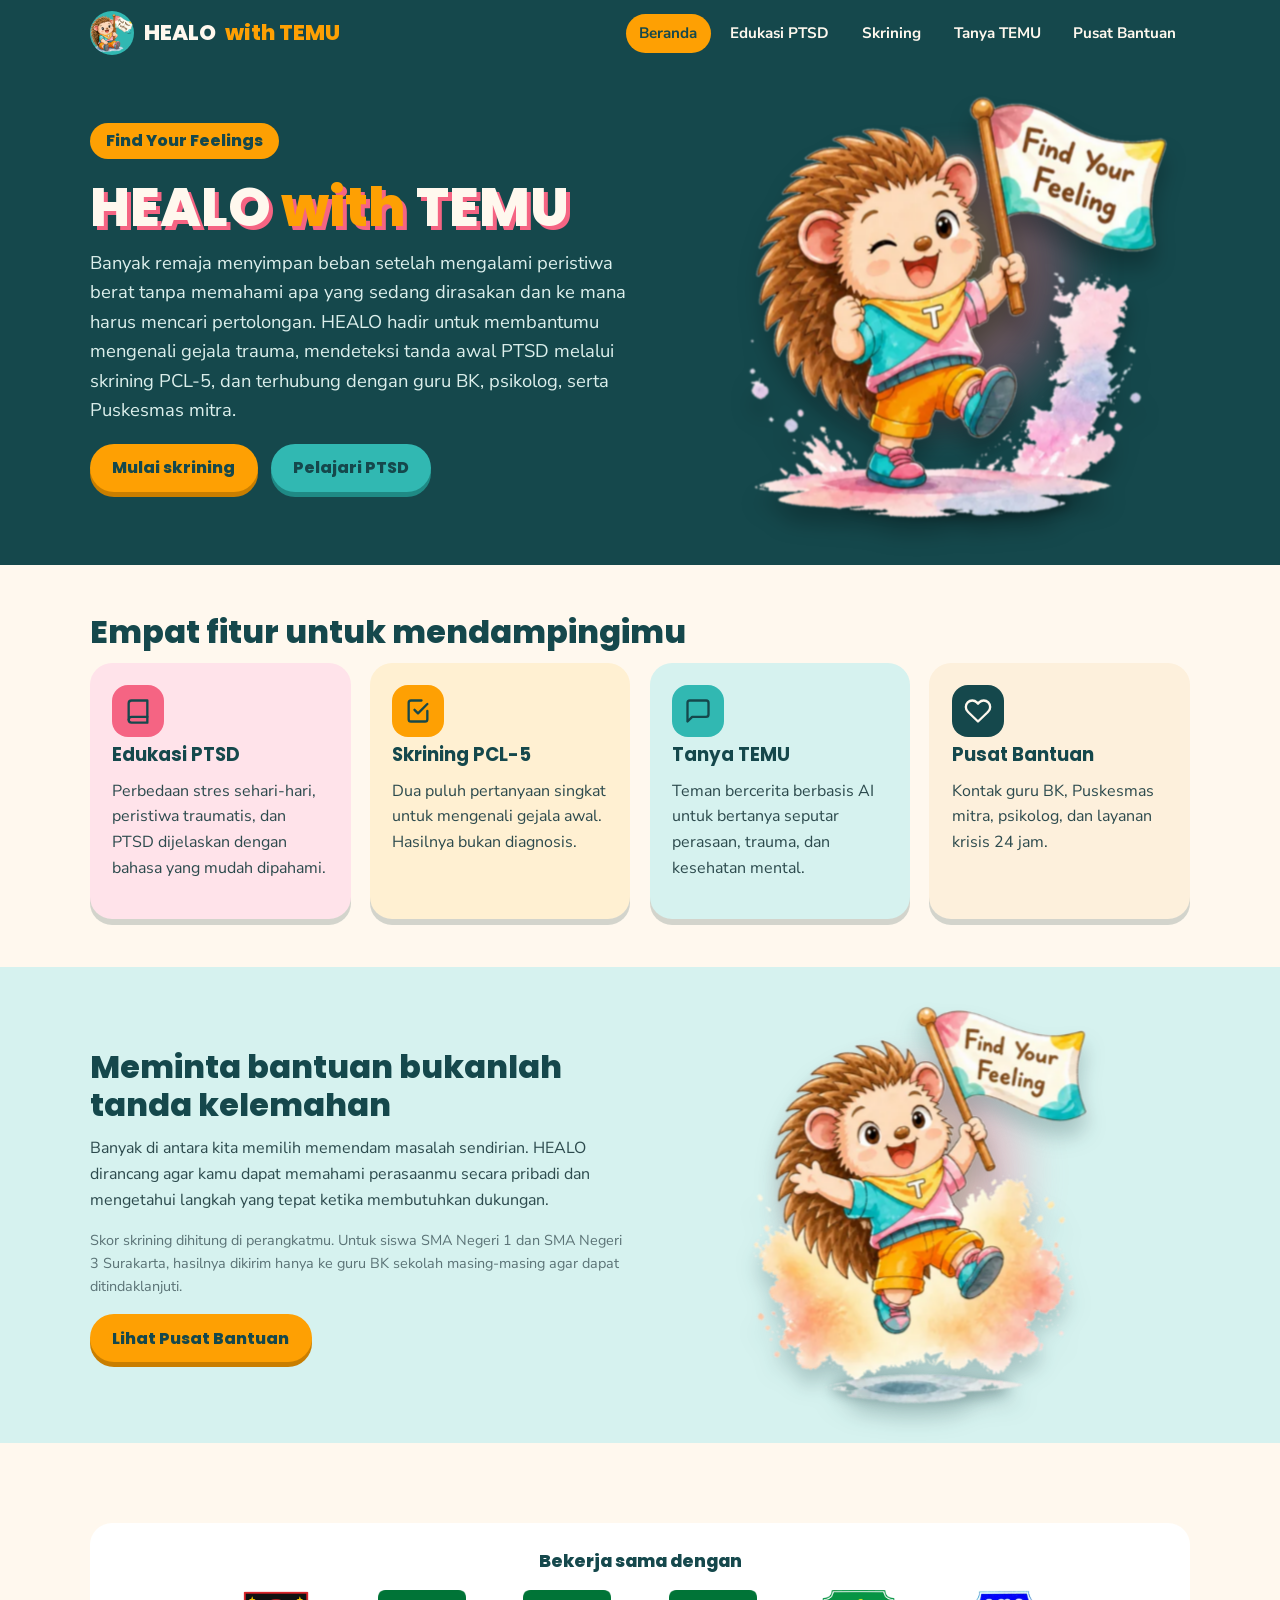
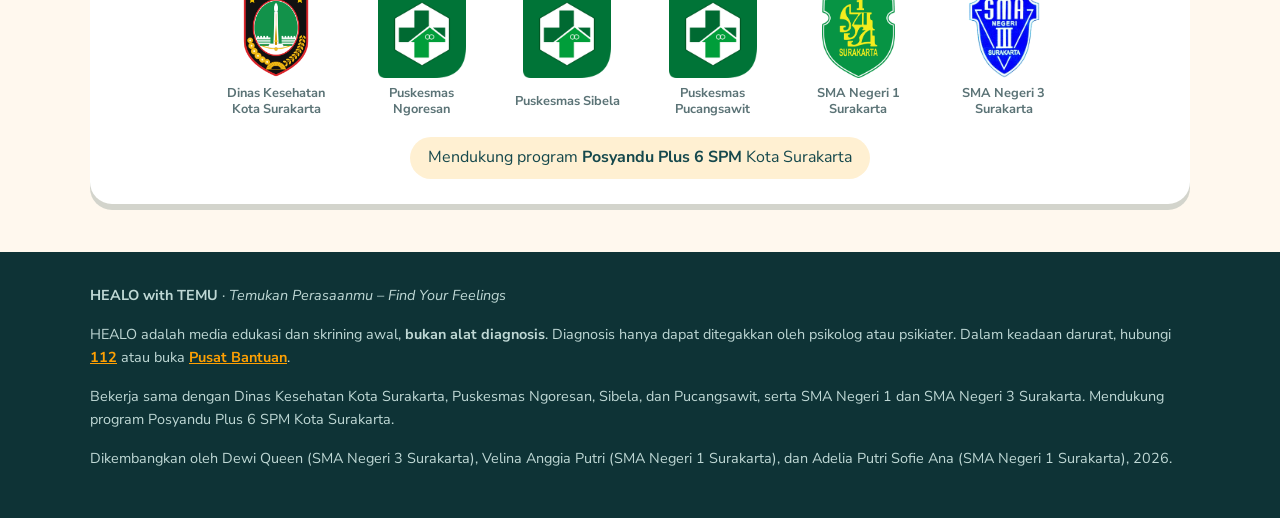
<file: index.html>
<!doctype html>
<html lang="id">
<head>
<meta charset="utf-8">
<meta name="viewport" content="width=device-width, initial-scale=1">
<title>Beranda · HEALO with TEMU</title>
<meta name="description" content="HEALO with TEMU: edukasi PTSD, skrining awal PCL-5, teman bercerita berbasis AI, dan pusat bantuan bagi siswa.">
<meta name="theme-color" content="#15484C">
<link rel="manifest" href="manifest.webmanifest">
<link rel="icon" href="img/icon-192.png">
<link rel="apple-touch-icon" href="img/icon-192.png">
<link rel="preconnect" href="https://fonts.googleapis.com">
<link rel="preconnect" href="https://fonts.gstatic.com" crossorigin>
<link rel="stylesheet" href="https://fonts.googleapis.com/css2?family=Poppins:wght@700;800&family=Nunito+Sans:wght@400;700;800&display=swap">
<link rel="stylesheet" href="assets/style.css">
</head>
<body>
<header class="site-header">
<div class="wrap">
<a class="brand" href="index.html"><img src="img/temu-sit.webp" alt="" width="44" height="44">HEALO <span>with TEMU</span></a>
<nav class="nav" aria-label="Menu utama"><a href="index.html" aria-current="page">Beranda</a><a href="edukasi.html">Edukasi PTSD</a><a href="skrining.html">Skrining</a><a href="temu.html">Tanya TEMU</a><a href="bantuan.html">Pusat Bantuan</a></nav>
</div>
</header>
<main>
<section class="hero">
<div class="wrap">
<div>
<span class="tagline">Find Your Feelings</span>
<h1>HEALO <span>with</span> TEMU</h1>
<p class="lead">Banyak remaja menyimpan beban setelah mengalami peristiwa berat tanpa memahami apa yang sedang dirasakan dan ke mana harus mencari pertolongan. HEALO hadir untuk membantumu mengenali gejala trauma, mendeteksi tanda awal PTSD melalui skrining PCL-5, dan terhubung dengan guru BK, psikolog, serta Puskesmas mitra.</p>
<div class="btn-row">
<a class="btn btn-primary" href="skrining.html">Mulai skrining</a>
<a class="btn btn-secondary" href="edukasi.html">Pelajari PTSD</a>
</div>
</div>
<div class="temu-3d " data-state="greet" role="img" aria-label="TEMU, landak maskot HEALO, membawa bendera Find Your Feeling"><div class="temu-tilt"><span class="temu-glow"></span><div class="temu-float"><img src="img/temu-wink.webp" alt="" width="400" height="400"></div><span class="temu-bubble" aria-hidden="true"><i></i><i></i><i></i></span></div></div>
</div>
</section>
<section class="section">
<div class="wrap">
<h2>Empat fitur untuk mendampingimu</h2>
<div class="grid grid-4">
<a class="card pink feature" href="edukasi.html"><span class="icon" style="background:#F56483;color:#15484C"><svg viewBox="0 0 24 24" fill="none" stroke="currentColor" stroke-width="2" stroke-linecap="round" stroke-linejoin="round" aria-hidden="true"><path d="M4 19.5A2.5 2.5 0 0 1 6.5 17H20V3H6.5A2.5 2.5 0 0 0 4 5.5z"/><path d="M4 19.5A2.5 2.5 0 0 0 6.5 22H20v-5"/></svg></span><h3>Edukasi PTSD</h3><p>Perbedaan stres sehari-hari, peristiwa traumatis, dan PTSD dijelaskan dengan bahasa yang mudah dipahami.</p></a>
<a class="card mari feature" href="skrining.html"><span class="icon" style="background:#FEA003;color:#15484C"><svg viewBox="0 0 24 24" fill="none" stroke="currentColor" stroke-width="2" stroke-linecap="round" stroke-linejoin="round" aria-hidden="true"><path d="M9 11l3 3 8-8"/><path d="M20 12v7a2 2 0 0 1-2 2H6a2 2 0 0 1-2-2V5a2 2 0 0 1 2-2h9"/></svg></span><h3>Skrining PCL-5</h3><p>Dua puluh pertanyaan singkat untuk mengenali gejala awal. Hasilnya bukan diagnosis.</p></a>
<a class="card lagoon feature" href="temu.html"><span class="icon" style="background:#31B8B2;color:#15484C"><svg viewBox="0 0 24 24" fill="none" stroke="currentColor" stroke-width="2" stroke-linecap="round" stroke-linejoin="round" aria-hidden="true"><path d="M21 15a2 2 0 0 1-2 2H7l-4 4V5a2 2 0 0 1 2-2h14a2 2 0 0 1 2 2z"/></svg></span><h3>Tanya TEMU</h3><p>Teman bercerita berbasis AI untuk bertanya seputar perasaan, trauma, dan kesehatan mental.</p></a>
<a class="card feature" href="bantuan.html"><span class="icon" style="background:#15484C;color:#FFF8EE"><svg viewBox="0 0 24 24" fill="none" stroke="currentColor" stroke-width="2" stroke-linecap="round" stroke-linejoin="round" aria-hidden="true"><path d="M20.8 4.6a5.5 5.5 0 0 0-7.8 0L12 5.7l-1-1.1a5.5 5.5 0 0 0-7.8 7.8l1 1.1L12 21l7.8-7.5 1-1.1a5.5 5.5 0 0 0 0-7.8z"/></svg></span><h3>Pusat Bantuan</h3><p>Kontak guru BK, Puskesmas mitra, psikolog, dan layanan krisis 24 jam.</p></a>
</div>
</div>
</section>
<section class="section alt">
<div class="wrap grid grid-2" style="align-items:center">
<div>
<h2>Meminta bantuan bukanlah tanda kelemahan</h2>
<p>Banyak di antara kita memilih memendam masalah sendirian. HEALO dirancang agar kamu dapat memahami perasaanmu secara pribadi dan mengetahui langkah yang tepat ketika membutuhkan dukungan.</p>
<p class="small">Skor skrining dihitung di perangkatmu. Untuk siswa SMA Negeri 1 dan SMA Negeri 3 Surakarta, hasilnya dikirim hanya ke guru BK sekolah masing-masing agar dapat ditindaklanjuti.</p>
<a class="btn btn-primary" href="bantuan.html">Lihat Pusat Bantuan</a>
</div>
<div class="temu-3d alt-temu" data-state="idle" role="img" aria-label="TEMU melompat gembira"><div class="temu-tilt"><span class="temu-glow"></span><div class="temu-float"><img src="img/temu-jump.webp" alt="" width="400" height="400"></div><span class="temu-bubble" aria-hidden="true"><i></i><i></i><i></i></span></div></div>
</div>
</section>
<section class="section">
<div class="wrap"><div class="partners"><p class="partners-title">Bekerja sama dengan</p><div class="partner-row"><figure class="partner"><img src="img/logo-dinkes.png" alt="Logo Dinas Kesehatan Kota Surakarta" width="88" height="88" loading="lazy"><figcaption>Dinas Kesehatan Kota Surakarta</figcaption></figure><figure class="partner"><img src="img/logo-puskesmas.png" alt="Logo Puskesmas Ngoresan" width="88" height="88" loading="lazy"><figcaption>Puskesmas Ngoresan</figcaption></figure><figure class="partner"><img src="img/logo-puskesmas.png" alt="Logo Puskesmas Sibela" width="88" height="88" loading="lazy"><figcaption>Puskesmas Sibela</figcaption></figure><figure class="partner"><img src="img/logo-puskesmas.png" alt="Logo Puskesmas Pucangsawit" width="88" height="88" loading="lazy"><figcaption>Puskesmas Pucangsawit</figcaption></figure><figure class="partner"><img src="img/logo-sman1.png" alt="Logo SMA Negeri 1 Surakarta" width="88" height="88" loading="lazy"><figcaption>SMA Negeri 1 Surakarta</figcaption></figure><figure class="partner"><img src="img/logo-sman3.png" alt="Logo SMA Negeri 3 Surakarta" width="88" height="88" loading="lazy"><figcaption>SMA Negeri 3 Surakarta</figcaption></figure></div><p class="program-badge">Mendukung program <strong>Posyandu Plus 6 SPM</strong> Kota Surakarta</p></div></div>
</section>
</main>
<footer class="site-footer">
<div class="wrap">
<p><strong>HEALO with TEMU</strong> · <em>Temukan Perasaanmu – Find Your Feelings</em></p>
<p>HEALO adalah media edukasi dan skrining awal, <strong>bukan alat diagnosis</strong>. Diagnosis hanya dapat ditegakkan oleh psikolog atau psikiater. Dalam keadaan darurat, hubungi <a href="tel:112">112</a> atau buka <a href="bantuan.html">Pusat Bantuan</a>.</p>
<p>Bekerja sama dengan Dinas Kesehatan Kota Surakarta, Puskesmas Ngoresan, Sibela, dan Pucangsawit, serta SMA Negeri 1 dan SMA Negeri 3 Surakarta. Mendukung program Posyandu Plus 6 SPM Kota Surakarta.</p>
<p>Dikembangkan oleh Dewi Queen (SMA Negeri 3 Surakarta), Velina Anggia Putri (SMA Negeri 1 Surakarta), dan Adelia Putri Sofie Ana (SMA Negeri 1 Surakarta), 2026.</p>
</div>
</footer>
<script src="assets/common.js"></script>
<script src="assets/temu.js"></script>

</body>
</html>
</file>
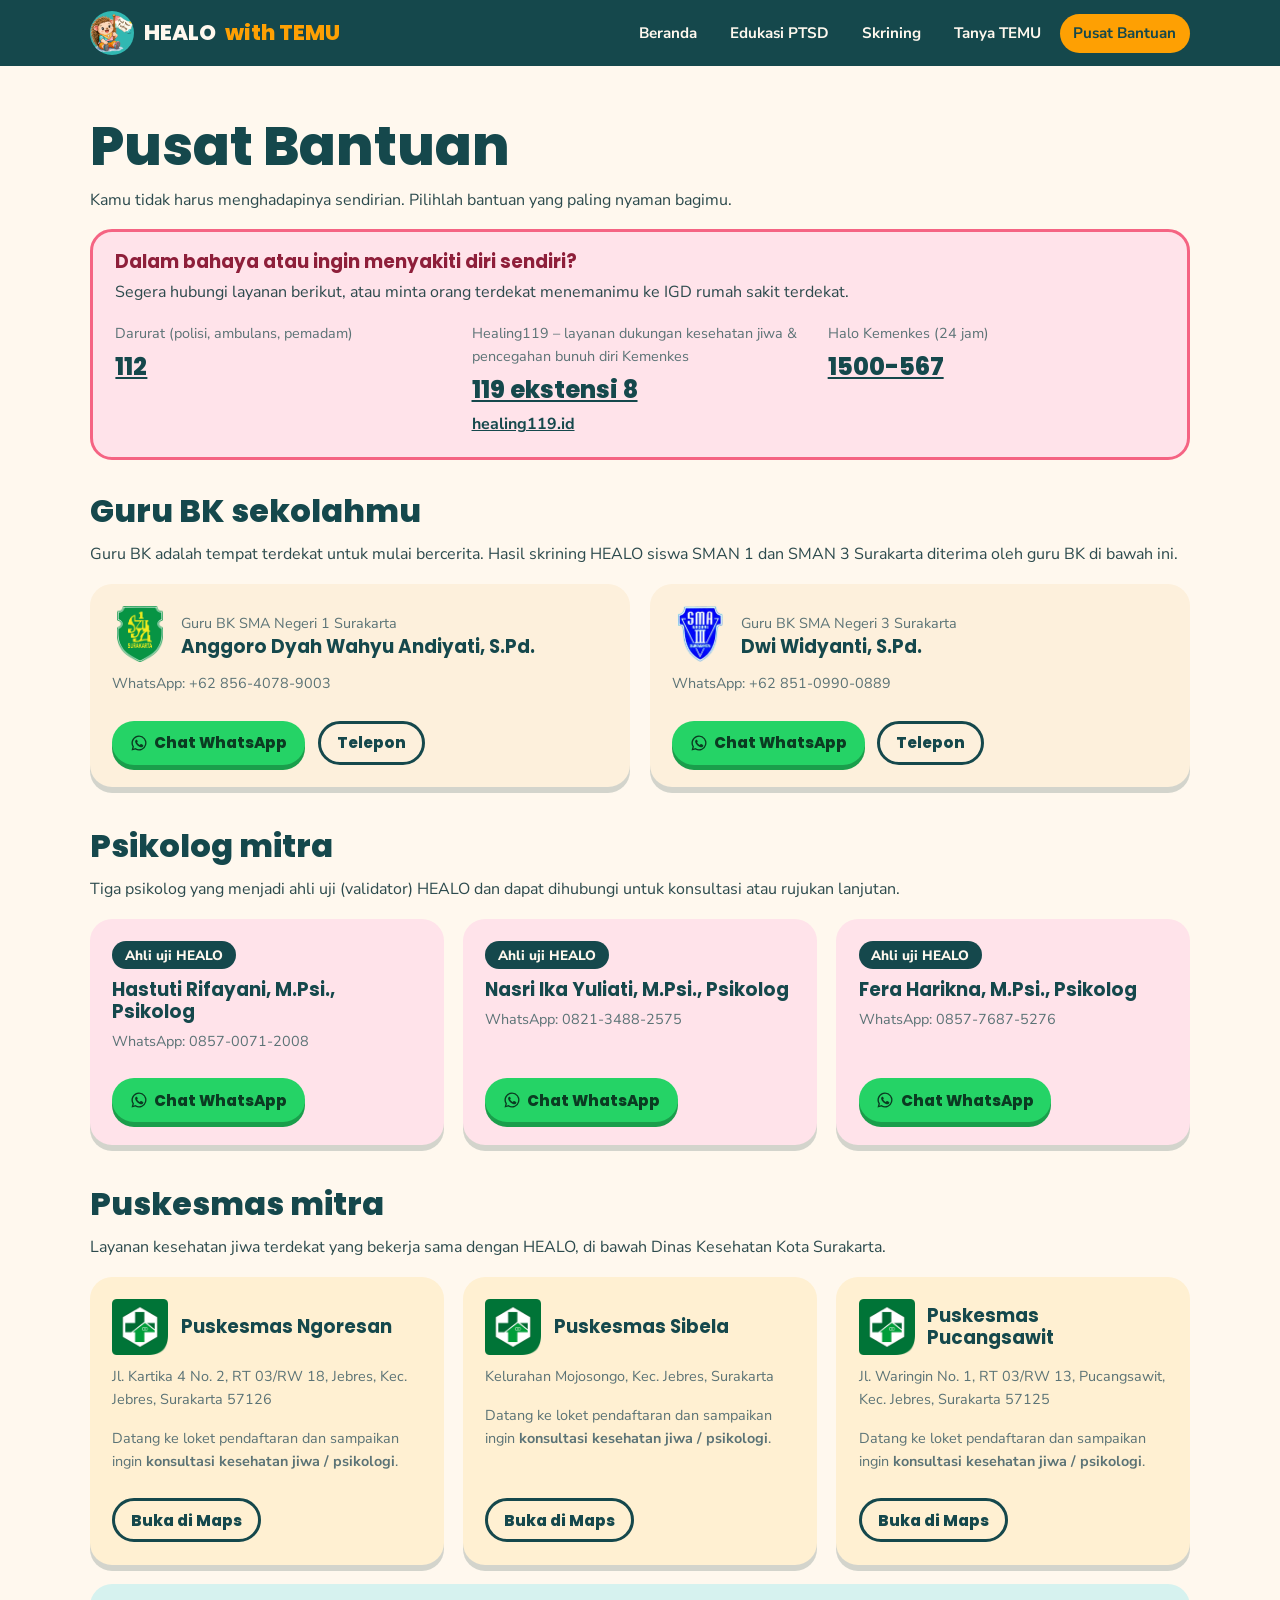
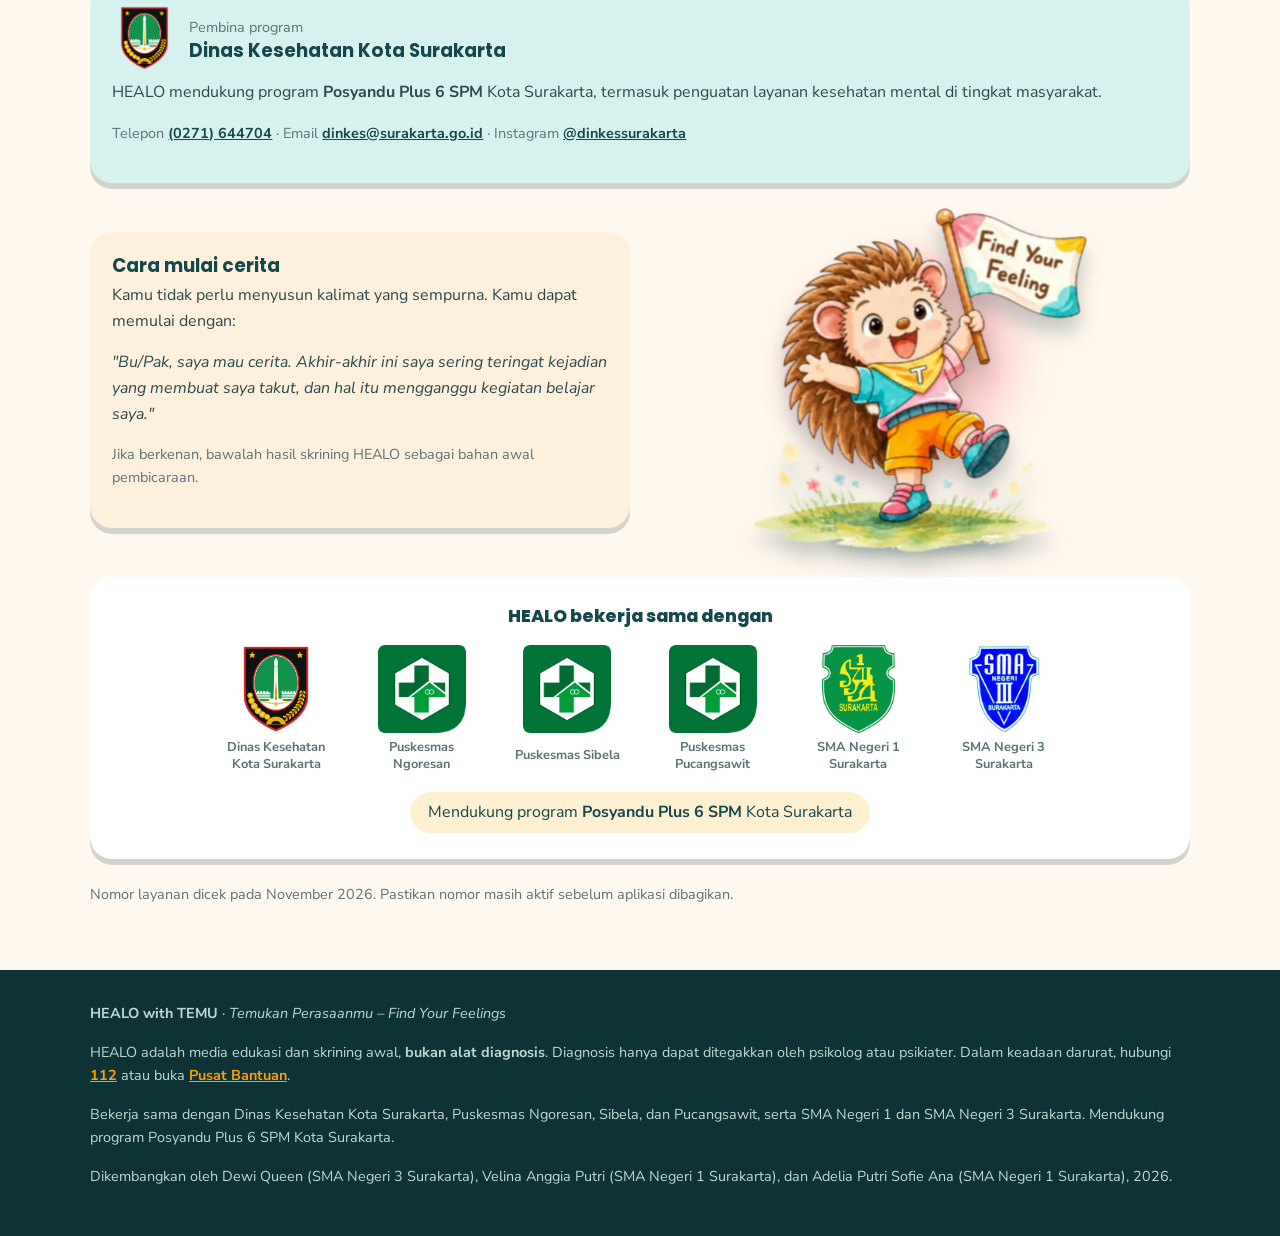
<file: bantuan.html>
<!doctype html>
<html lang="id">
<head>
<meta charset="utf-8">
<meta name="viewport" content="width=device-width, initial-scale=1">
<title>Pusat Bantuan · HEALO with TEMU</title>
<meta name="description" content="Kontak layanan krisis, guru BK SMAN 1 dan SMAN 3 Surakarta, Puskesmas mitra, psikolog, dan Dinas Kesehatan Kota Surakarta.">
<meta name="theme-color" content="#15484C">
<link rel="manifest" href="manifest.webmanifest">
<link rel="icon" href="img/icon-192.png">
<link rel="apple-touch-icon" href="img/icon-192.png">
<link rel="preconnect" href="https://fonts.googleapis.com">
<link rel="preconnect" href="https://fonts.gstatic.com" crossorigin>
<link rel="stylesheet" href="https://fonts.googleapis.com/css2?family=Poppins:wght@700;800&family=Nunito+Sans:wght@400;700;800&display=swap">
<link rel="stylesheet" href="assets/style.css">
</head>
<body>
<header class="site-header">
<div class="wrap">
<a class="brand" href="index.html"><img src="img/temu-sit.webp" alt="" width="44" height="44">HEALO <span>with TEMU</span></a>
<nav class="nav" aria-label="Menu utama"><a href="index.html">Beranda</a><a href="edukasi.html">Edukasi PTSD</a><a href="skrining.html">Skrining</a><a href="temu.html">Tanya TEMU</a><a href="bantuan.html" aria-current="page">Pusat Bantuan</a></nav>
</div>
</header>
<main>
<section class="section">
<div class="wrap">
<h1>Pusat Bantuan</h1>
<p class="lead">Kamu tidak harus menghadapinya sendirian. Pilihlah bantuan yang paling nyaman bagimu.</p>

<div class="crisis-box">
<h3>Dalam bahaya atau ingin menyakiti diri sendiri?</h3>
<p>Segera hubungi layanan berikut, atau minta orang terdekat menemanimu ke IGD rumah sakit terdekat.</p>
<div class="grid grid-3">
<div class="contact"><span class="small">Darurat (polisi, ambulans, pemadam)</span><a class="num" href="tel:112">112</a></div>
<div class="contact"><span class="small">Healing119 – layanan dukungan kesehatan jiwa &amp; pencegahan bunuh diri Kemenkes</span><a class="num" href="tel:119">119 ekstensi 8</a><a href="https://healing119.id" target="_blank" rel="noopener">healing119.id</a></div>
<div class="contact"><span class="small">Halo Kemenkes (24 jam)</span><a class="num" href="tel:1500567">1500-567</a></div>
</div>
</div>

<h2 style="margin-top:2rem">Guru BK sekolahmu</h2>
<p>Guru BK adalah tempat terdekat untuk mulai bercerita. Hasil skrining HEALO siswa SMAN 1 dan SMAN 3 Surakarta diterima oleh guru BK di bawah ini.</p>
<div class="grid grid-2"><div class="card contact-card"><div class="cc-head"><img src="img/logo-sman1.png" alt="Logo SMA Negeri 1 Surakarta" width="56" height="56"><div><span class="small">Guru BK SMA Negeri 1 Surakarta</span><h3>Anggoro Dyah Wahyu Andiyati, S.Pd.</h3></div></div><p class="small">WhatsApp: +62 856-4078-9003</p><div class="btn-row"><a class="btn btn-wa" href="https://wa.me/6285640789003" target="_blank" rel="noopener"><svg viewBox="0 0 24 24" fill="currentColor" aria-hidden="true" width="18" height="18"><path d="M12 2a10 10 0 0 0-8.6 15.1L2 22l5-1.3A10 10 0 1 0 12 2zm0 18.2a8.2 8.2 0 0 1-4.2-1.2l-.3-.2-3 .8.8-2.9-.2-.3A8.2 8.2 0 1 1 12 20.2zm4.5-6.1c-.2-.1-1.5-.7-1.7-.8s-.4-.1-.6.1-.7.8-.8 1-.3.2-.5.1a6.7 6.7 0 0 1-3.3-2.9c-.3-.4.3-.4.7-1.3a.5.5 0 0 0 0-.4l-.8-1.9c-.2-.5-.4-.4-.6-.4h-.5a1 1 0 0 0-.7.3 3 3 0 0 0-.9 2.2 5.2 5.2 0 0 0 1.1 2.8 11.9 11.9 0 0 0 4.6 4c1.7.7 2.4.8 3.2.7a2.8 2.8 0 0 0 1.8-1.3 2.3 2.3 0 0 0 .2-1.3c-.1-.1-.3-.2-.5-.3z"/></svg>Chat WhatsApp</a><a class="btn btn-ghost" href="tel:+6285640789003">Telepon</a></div></div><div class="card contact-card"><div class="cc-head"><img src="img/logo-sman3.png" alt="Logo SMA Negeri 3 Surakarta" width="56" height="56"><div><span class="small">Guru BK SMA Negeri 3 Surakarta</span><h3>Dwi Widyanti, S.Pd.</h3></div></div><p class="small">WhatsApp: +62 851-0990-0889</p><div class="btn-row"><a class="btn btn-wa" href="https://wa.me/6285109900889" target="_blank" rel="noopener"><svg viewBox="0 0 24 24" fill="currentColor" aria-hidden="true" width="18" height="18"><path d="M12 2a10 10 0 0 0-8.6 15.1L2 22l5-1.3A10 10 0 1 0 12 2zm0 18.2a8.2 8.2 0 0 1-4.2-1.2l-.3-.2-3 .8.8-2.9-.2-.3A8.2 8.2 0 1 1 12 20.2zm4.5-6.1c-.2-.1-1.5-.7-1.7-.8s-.4-.1-.6.1-.7.8-.8 1-.3.2-.5.1a6.7 6.7 0 0 1-3.3-2.9c-.3-.4.3-.4.7-1.3a.5.5 0 0 0 0-.4l-.8-1.9c-.2-.5-.4-.4-.6-.4h-.5a1 1 0 0 0-.7.3 3 3 0 0 0-.9 2.2 5.2 5.2 0 0 0 1.1 2.8 11.9 11.9 0 0 0 4.6 4c1.7.7 2.4.8 3.2.7a2.8 2.8 0 0 0 1.8-1.3 2.3 2.3 0 0 0 .2-1.3c-.1-.1-.3-.2-.5-.3z"/></svg>Chat WhatsApp</a><a class="btn btn-ghost" href="tel:+6285109900889">Telepon</a></div></div></div>

<h2 style="margin-top:2.5rem">Psikolog mitra</h2>
<p>Tiga psikolog yang menjadi ahli uji (validator) HEALO dan dapat dihubungi untuk konsultasi atau rujukan lanjutan.</p>
<div class="grid grid-3"><div class="card pink contact-card"><span class="pill">Ahli uji HEALO</span><h3 style="margin-top:.6rem">Hastuti Rifayani, M.Psi., Psikolog</h3><p class="small">WhatsApp: 0857-0071-2008</p><div class="btn-row"><a class="btn btn-wa" href="https://wa.me/6285700712008" target="_blank" rel="noopener"><svg viewBox="0 0 24 24" fill="currentColor" aria-hidden="true" width="18" height="18"><path d="M12 2a10 10 0 0 0-8.6 15.1L2 22l5-1.3A10 10 0 1 0 12 2zm0 18.2a8.2 8.2 0 0 1-4.2-1.2l-.3-.2-3 .8.8-2.9-.2-.3A8.2 8.2 0 1 1 12 20.2zm4.5-6.1c-.2-.1-1.5-.7-1.7-.8s-.4-.1-.6.1-.7.8-.8 1-.3.2-.5.1a6.7 6.7 0 0 1-3.3-2.9c-.3-.4.3-.4.7-1.3a.5.5 0 0 0 0-.4l-.8-1.9c-.2-.5-.4-.4-.6-.4h-.5a1 1 0 0 0-.7.3 3 3 0 0 0-.9 2.2 5.2 5.2 0 0 0 1.1 2.8 11.9 11.9 0 0 0 4.6 4c1.7.7 2.4.8 3.2.7a2.8 2.8 0 0 0 1.8-1.3 2.3 2.3 0 0 0 .2-1.3c-.1-.1-.3-.2-.5-.3z"/></svg>Chat WhatsApp</a></div></div><div class="card pink contact-card"><span class="pill">Ahli uji HEALO</span><h3 style="margin-top:.6rem">Nasri Ika Yuliati, M.Psi., Psikolog</h3><p class="small">WhatsApp: 0821-3488-2575</p><div class="btn-row"><a class="btn btn-wa" href="https://wa.me/6282134882575" target="_blank" rel="noopener"><svg viewBox="0 0 24 24" fill="currentColor" aria-hidden="true" width="18" height="18"><path d="M12 2a10 10 0 0 0-8.6 15.1L2 22l5-1.3A10 10 0 1 0 12 2zm0 18.2a8.2 8.2 0 0 1-4.2-1.2l-.3-.2-3 .8.8-2.9-.2-.3A8.2 8.2 0 1 1 12 20.2zm4.5-6.1c-.2-.1-1.5-.7-1.7-.8s-.4-.1-.6.1-.7.8-.8 1-.3.2-.5.1a6.7 6.7 0 0 1-3.3-2.9c-.3-.4.3-.4.7-1.3a.5.5 0 0 0 0-.4l-.8-1.9c-.2-.5-.4-.4-.6-.4h-.5a1 1 0 0 0-.7.3 3 3 0 0 0-.9 2.2 5.2 5.2 0 0 0 1.1 2.8 11.9 11.9 0 0 0 4.6 4c1.7.7 2.4.8 3.2.7a2.8 2.8 0 0 0 1.8-1.3 2.3 2.3 0 0 0 .2-1.3c-.1-.1-.3-.2-.5-.3z"/></svg>Chat WhatsApp</a></div></div><div class="card pink contact-card"><span class="pill">Ahli uji HEALO</span><h3 style="margin-top:.6rem">Fera Harikna, M.Psi., Psikolog</h3><p class="small">WhatsApp: 0857-7687-5276</p><div class="btn-row"><a class="btn btn-wa" href="https://wa.me/6285776875276" target="_blank" rel="noopener"><svg viewBox="0 0 24 24" fill="currentColor" aria-hidden="true" width="18" height="18"><path d="M12 2a10 10 0 0 0-8.6 15.1L2 22l5-1.3A10 10 0 1 0 12 2zm0 18.2a8.2 8.2 0 0 1-4.2-1.2l-.3-.2-3 .8.8-2.9-.2-.3A8.2 8.2 0 1 1 12 20.2zm4.5-6.1c-.2-.1-1.5-.7-1.7-.8s-.4-.1-.6.1-.7.8-.8 1-.3.2-.5.1a6.7 6.7 0 0 1-3.3-2.9c-.3-.4.3-.4.7-1.3a.5.5 0 0 0 0-.4l-.8-1.9c-.2-.5-.4-.4-.6-.4h-.5a1 1 0 0 0-.7.3 3 3 0 0 0-.9 2.2 5.2 5.2 0 0 0 1.1 2.8 11.9 11.9 0 0 0 4.6 4c1.7.7 2.4.8 3.2.7a2.8 2.8 0 0 0 1.8-1.3 2.3 2.3 0 0 0 .2-1.3c-.1-.1-.3-.2-.5-.3z"/></svg>Chat WhatsApp</a></div></div></div>

<h2 style="margin-top:2.5rem">Puskesmas mitra</h2>
<p>Layanan kesehatan jiwa terdekat yang bekerja sama dengan HEALO, di bawah Dinas Kesehatan Kota Surakarta.</p>
<div class="grid grid-3"><div class="card mari contact-card"><div class="cc-head"><img src="img/logo-puskesmas.png" alt="Logo Puskesmas" width="56" height="56"><h3>Puskesmas Ngoresan</h3></div><p class="small">Jl. Kartika 4 No. 2, RT 03/RW 18, Jebres, Kec. Jebres, Surakarta 57126</p><p class="small">Datang ke loket pendaftaran dan sampaikan ingin <strong>konsultasi kesehatan jiwa / psikologi</strong>.</p><div class="btn-row"><a class="btn btn-ghost" href="https://www.google.com/maps/search/?api=1&amp;query=Puskesmas+Ngoresan+Surakarta" target="_blank" rel="noopener">Buka di Maps</a></div></div><div class="card mari contact-card"><div class="cc-head"><img src="img/logo-puskesmas.png" alt="Logo Puskesmas" width="56" height="56"><h3>Puskesmas Sibela</h3></div><p class="small">Kelurahan Mojosongo, Kec. Jebres, Surakarta</p><p class="small">Datang ke loket pendaftaran dan sampaikan ingin <strong>konsultasi kesehatan jiwa / psikologi</strong>.</p><div class="btn-row"><a class="btn btn-ghost" href="https://www.google.com/maps/search/?api=1&amp;query=Puskesmas+Sibela+Surakarta" target="_blank" rel="noopener">Buka di Maps</a></div></div><div class="card mari contact-card"><div class="cc-head"><img src="img/logo-puskesmas.png" alt="Logo Puskesmas" width="56" height="56"><h3>Puskesmas Pucangsawit</h3></div><p class="small">Jl. Waringin No. 1, RT 03/RW 13, Pucangsawit, Kec. Jebres, Surakarta 57125</p><p class="small">Datang ke loket pendaftaran dan sampaikan ingin <strong>konsultasi kesehatan jiwa / psikologi</strong>.</p><div class="btn-row"><a class="btn btn-ghost" href="https://www.google.com/maps/search/?api=1&amp;query=Puskesmas+Pucangsawit+Surakarta" target="_blank" rel="noopener">Buka di Maps</a></div></div></div>

<div class="card lagoon contact-card dinkes" style="margin-top:1.2rem"><div class="cc-head"><img src="img/logo-dinkes.png" alt="Logo Dinas Kesehatan Kota Surakarta" width="64" height="64"><div><span class="small">Pembina program</span><h3>Dinas Kesehatan Kota Surakarta</h3></div></div>
<p>HEALO mendukung program <strong>Posyandu Plus 6 SPM</strong> Kota Surakarta, termasuk penguatan layanan kesehatan mental di tingkat masyarakat.</p>
<p class="small">Telepon <a href="tel:+62271644704">(0271) 644704</a> · Email <a href="mailto:dinkes@surakarta.go.id">dinkes@surakarta.go.id</a> · Instagram <a href="https://www.instagram.com/dinkessurakarta/" target="_blank" rel="noopener">@dinkessurakarta</a></p></div>

<div class="grid grid-2" style="margin-top:2rem;align-items:center">
<div class="card">
<h3>Cara mulai cerita</h3>
<p>Kamu tidak perlu menyusun kalimat yang sempurna. Kamu dapat memulai dengan:</p>
<p><em>"Bu/Pak, saya mau cerita. Akhir-akhir ini saya sering teringat kejadian yang membuat saya takut, dan hal itu mengganggu kegiatan belajar saya."</em></p>
<p class="small">Jika berkenan, bawalah hasil skrining HEALO sebagai bahan awal pembicaraan.</p>
</div>
<div class="temu-3d alt-temu" data-state="calm" role="img" aria-label="TEMU berjalan membawa bendera Find Your Feeling"><div class="temu-tilt"><span class="temu-glow"></span><div class="temu-float"><img src="img/temu-walk.webp" alt="" width="400" height="400"></div><span class="temu-bubble" aria-hidden="true"><i></i><i></i><i></i></span></div></div>
</div>
<div class="partners"><p class="partners-title">HEALO bekerja sama dengan</p><div class="partner-row"><figure class="partner"><img src="img/logo-dinkes.png" alt="Logo Dinas Kesehatan Kota Surakarta" width="88" height="88" loading="lazy"><figcaption>Dinas Kesehatan Kota Surakarta</figcaption></figure><figure class="partner"><img src="img/logo-puskesmas.png" alt="Logo Puskesmas Ngoresan" width="88" height="88" loading="lazy"><figcaption>Puskesmas Ngoresan</figcaption></figure><figure class="partner"><img src="img/logo-puskesmas.png" alt="Logo Puskesmas Sibela" width="88" height="88" loading="lazy"><figcaption>Puskesmas Sibela</figcaption></figure><figure class="partner"><img src="img/logo-puskesmas.png" alt="Logo Puskesmas Pucangsawit" width="88" height="88" loading="lazy"><figcaption>Puskesmas Pucangsawit</figcaption></figure><figure class="partner"><img src="img/logo-sman1.png" alt="Logo SMA Negeri 1 Surakarta" width="88" height="88" loading="lazy"><figcaption>SMA Negeri 1 Surakarta</figcaption></figure><figure class="partner"><img src="img/logo-sman3.png" alt="Logo SMA Negeri 3 Surakarta" width="88" height="88" loading="lazy"><figcaption>SMA Negeri 3 Surakarta</figcaption></figure></div><p class="program-badge">Mendukung program <strong>Posyandu Plus 6 SPM</strong> Kota Surakarta</p></div>
<p class="small" style="margin-top:1.5rem">Nomor layanan dicek pada November 2026. Pastikan nomor masih aktif sebelum aplikasi dibagikan.</p>
</div>
</section>
</main>
<footer class="site-footer">
<div class="wrap">
<p><strong>HEALO with TEMU</strong> · <em>Temukan Perasaanmu – Find Your Feelings</em></p>
<p>HEALO adalah media edukasi dan skrining awal, <strong>bukan alat diagnosis</strong>. Diagnosis hanya dapat ditegakkan oleh psikolog atau psikiater. Dalam keadaan darurat, hubungi <a href="tel:112">112</a> atau buka <a href="bantuan.html">Pusat Bantuan</a>.</p>
<p>Bekerja sama dengan Dinas Kesehatan Kota Surakarta, Puskesmas Ngoresan, Sibela, dan Pucangsawit, serta SMA Negeri 1 dan SMA Negeri 3 Surakarta. Mendukung program Posyandu Plus 6 SPM Kota Surakarta.</p>
<p>Dikembangkan oleh Dewi Queen (SMA Negeri 3 Surakarta), Velina Anggia Putri (SMA Negeri 1 Surakarta), dan Adelia Putri Sofie Ana (SMA Negeri 1 Surakarta), 2026.</p>
</div>
</footer>
<script src="assets/common.js"></script>
<script src="assets/temu.js"></script>

</body>
</html>
</file>
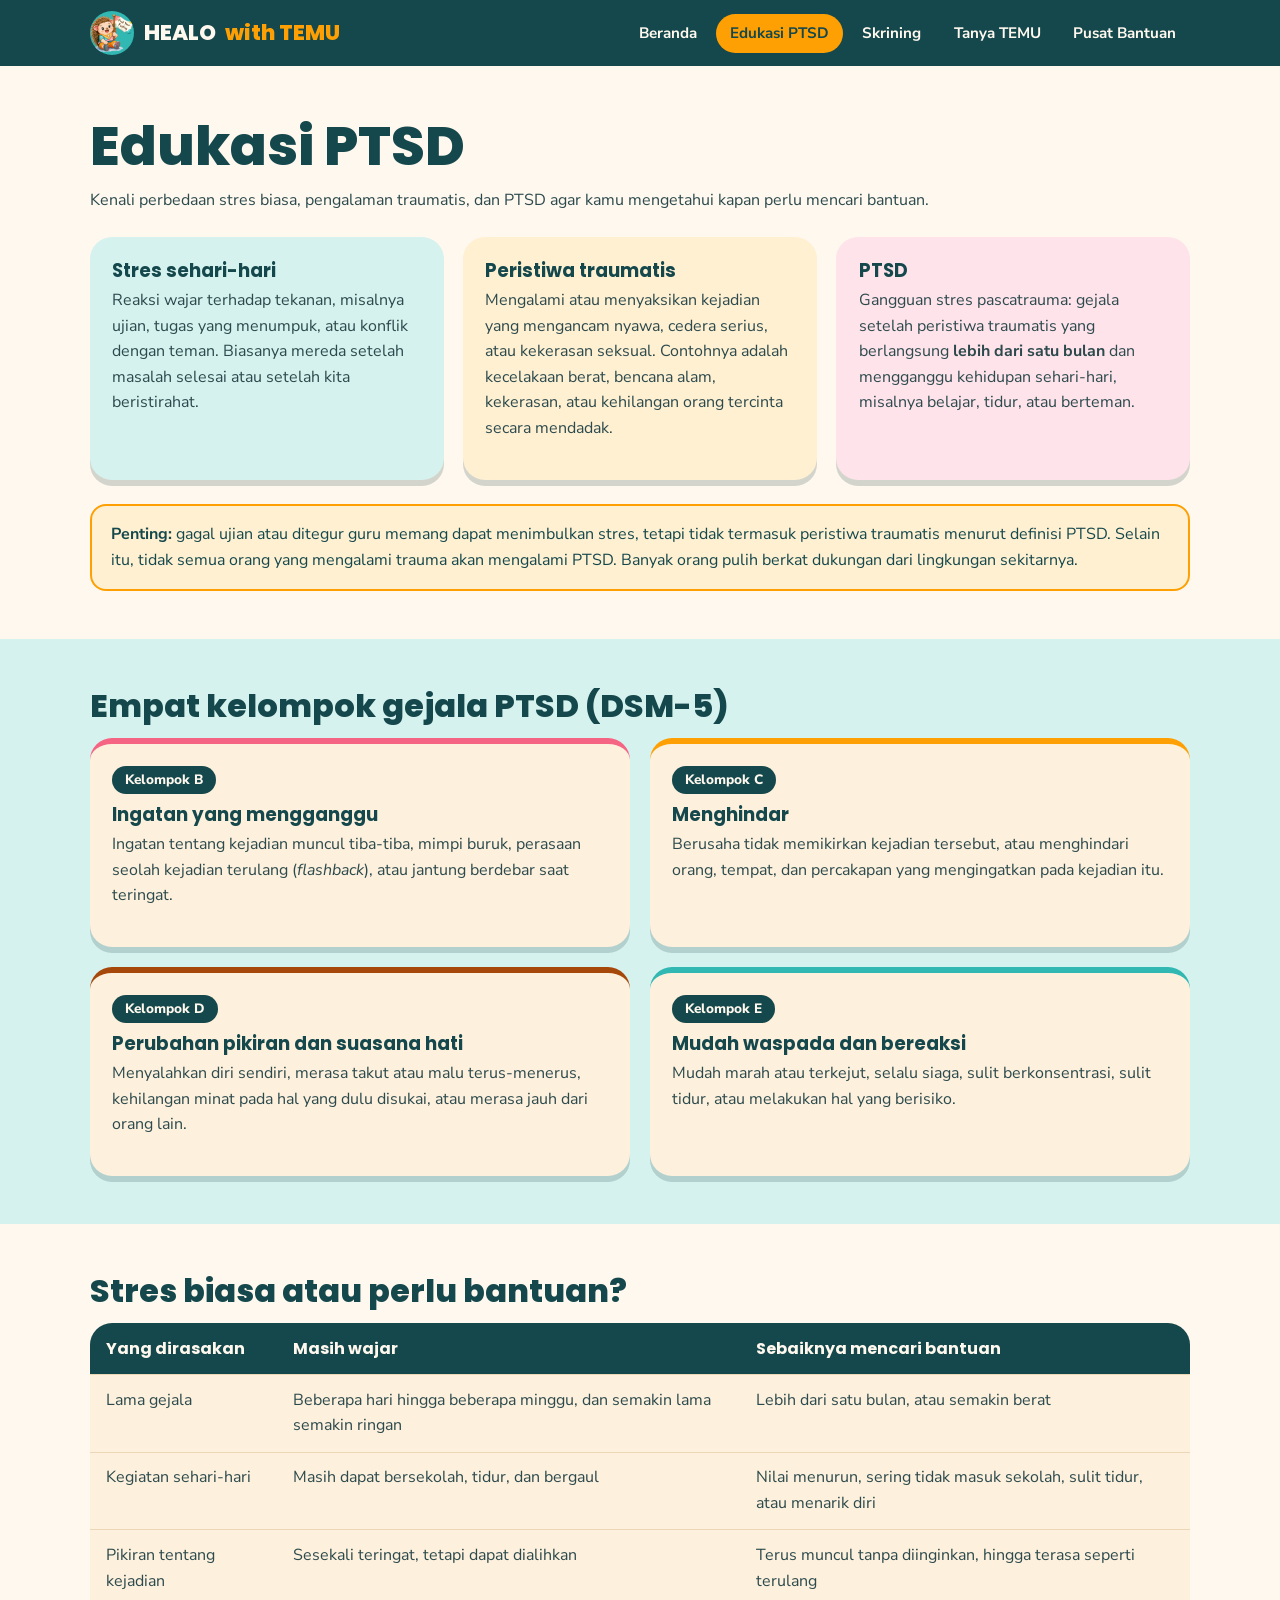
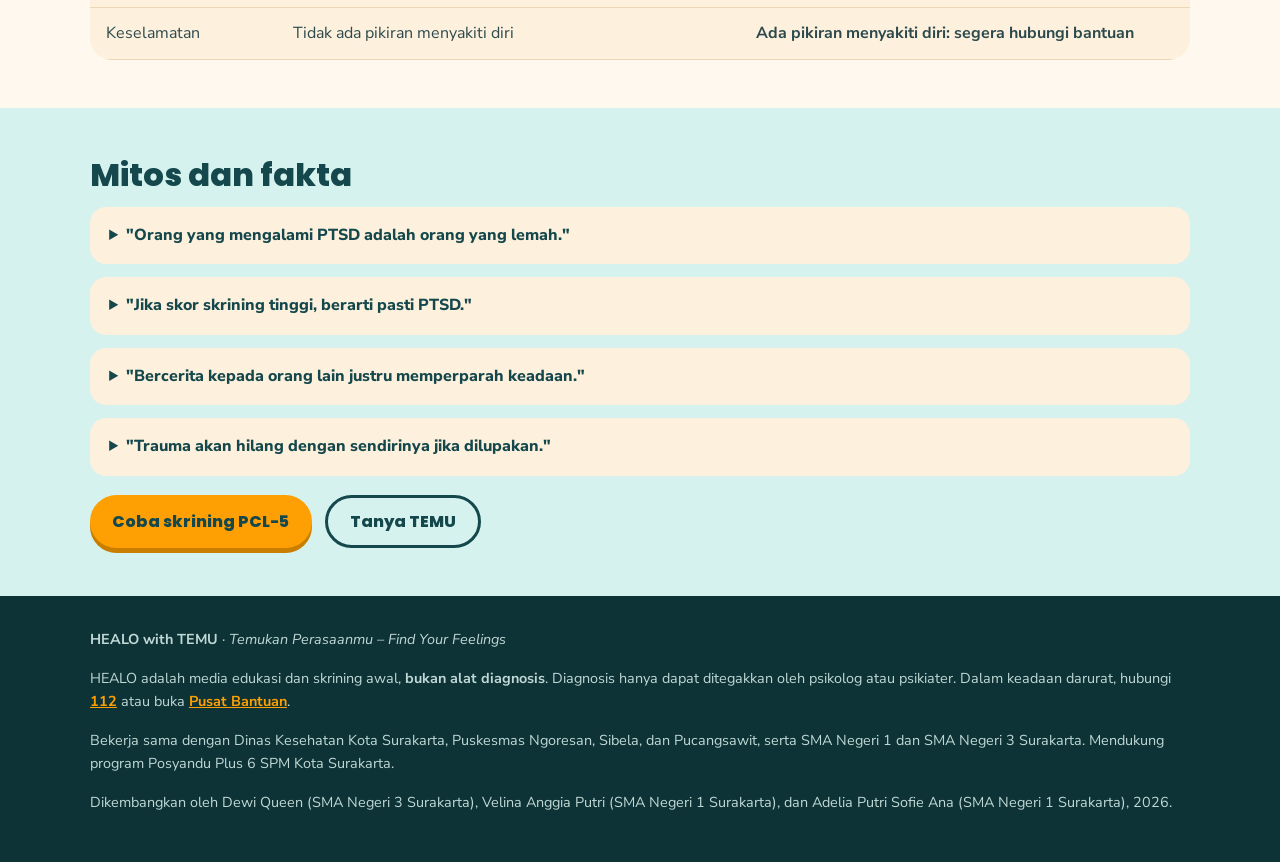
<file: edukasi.html>
<!doctype html>
<html lang="id">
<head>
<meta charset="utf-8">
<meta name="viewport" content="width=device-width, initial-scale=1">
<title>Edukasi PTSD · HEALO with TEMU</title>
<meta name="description" content="Kenali perbedaan stres, trauma, dan PTSD serta empat kelompok gejalanya.">
<meta name="theme-color" content="#15484C">
<link rel="manifest" href="manifest.webmanifest">
<link rel="icon" href="img/icon-192.png">
<link rel="apple-touch-icon" href="img/icon-192.png">
<link rel="preconnect" href="https://fonts.googleapis.com">
<link rel="preconnect" href="https://fonts.gstatic.com" crossorigin>
<link rel="stylesheet" href="https://fonts.googleapis.com/css2?family=Poppins:wght@700;800&family=Nunito+Sans:wght@400;700;800&display=swap">
<link rel="stylesheet" href="assets/style.css">
</head>
<body>
<header class="site-header">
<div class="wrap">
<a class="brand" href="index.html"><img src="img/temu-sit.webp" alt="" width="44" height="44">HEALO <span>with TEMU</span></a>
<nav class="nav" aria-label="Menu utama"><a href="index.html">Beranda</a><a href="edukasi.html" aria-current="page">Edukasi PTSD</a><a href="skrining.html">Skrining</a><a href="temu.html">Tanya TEMU</a><a href="bantuan.html">Pusat Bantuan</a></nav>
</div>
</header>
<main>
<section class="section">
<div class="wrap">
<h1>Edukasi PTSD</h1>
<p class="lead">Kenali perbedaan stres biasa, pengalaman traumatis, dan PTSD agar kamu mengetahui kapan perlu mencari bantuan.</p>

<div class="grid grid-3" style="margin-top:1.5rem">
<div class="card lagoon"><h3>Stres sehari-hari</h3><p>Reaksi wajar terhadap tekanan, misalnya ujian, tugas yang menumpuk, atau konflik dengan teman. Biasanya mereda setelah masalah selesai atau setelah kita beristirahat.</p></div>
<div class="card mari"><h3>Peristiwa traumatis</h3><p>Mengalami atau menyaksikan kejadian yang mengancam nyawa, cedera serius, atau kekerasan seksual. Contohnya adalah kecelakaan berat, bencana alam, kekerasan, atau kehilangan orang tercinta secara mendadak.</p></div>
<div class="card pink"><h3>PTSD</h3><p>Gangguan stres pascatrauma: gejala setelah peristiwa traumatis yang berlangsung <strong>lebih dari satu bulan</strong> dan mengganggu kehidupan sehari-hari, misalnya belajar, tidur, atau berteman.</p></div>
</div>

<div class="notice" style="margin-top:1.5rem"><strong>Penting:</strong> gagal ujian atau ditegur guru memang dapat menimbulkan stres, tetapi tidak termasuk peristiwa traumatis menurut definisi PTSD. Selain itu, tidak semua orang yang mengalami trauma akan mengalami PTSD. Banyak orang pulih berkat dukungan dari lingkungan sekitarnya.</div>
</div>
</section>

<section class="section alt">
<div class="wrap">
<h2>Empat kelompok gejala PTSD (DSM-5)</h2>
<div class="grid grid-2">
<div class="card cluster b"><span class="pill">Kelompok B</span><h3 style="margin-top:.6rem">Ingatan yang mengganggu</h3><p>Ingatan tentang kejadian muncul tiba-tiba, mimpi buruk, perasaan seolah kejadian terulang (<em>flashback</em>), atau jantung berdebar saat teringat.</p></div>
<div class="card cluster c"><span class="pill">Kelompok C</span><h3 style="margin-top:.6rem">Menghindar</h3><p>Berusaha tidak memikirkan kejadian tersebut, atau menghindari orang, tempat, dan percakapan yang mengingatkan pada kejadian itu.</p></div>
<div class="card cluster d"><span class="pill">Kelompok D</span><h3 style="margin-top:.6rem">Perubahan pikiran dan suasana hati</h3><p>Menyalahkan diri sendiri, merasa takut atau malu terus-menerus, kehilangan minat pada hal yang dulu disukai, atau merasa jauh dari orang lain.</p></div>
<div class="card cluster e"><span class="pill">Kelompok E</span><h3 style="margin-top:.6rem">Mudah waspada dan bereaksi</h3><p>Mudah marah atau terkejut, selalu siaga, sulit berkonsentrasi, sulit tidur, atau melakukan hal yang berisiko.</p></div>
</div>
</div>
</section>

<section class="section">
<div class="wrap">
<h2>Stres biasa atau perlu bantuan?</h2>
<div class="table-scroll">
<table class="compare">
<thead><tr><th scope="col">Yang dirasakan</th><th scope="col">Masih wajar</th><th scope="col">Sebaiknya mencari bantuan</th></tr></thead>
<tbody>
<tr><td>Lama gejala</td><td>Beberapa hari hingga beberapa minggu, dan semakin lama semakin ringan</td><td>Lebih dari satu bulan, atau semakin berat</td></tr>
<tr><td>Kegiatan sehari-hari</td><td>Masih dapat bersekolah, tidur, dan bergaul</td><td>Nilai menurun, sering tidak masuk sekolah, sulit tidur, atau menarik diri</td></tr>
<tr><td>Pikiran tentang kejadian</td><td>Sesekali teringat, tetapi dapat dialihkan</td><td>Terus muncul tanpa diinginkan, hingga terasa seperti terulang</td></tr>
<tr><td>Keselamatan</td><td>Tidak ada pikiran menyakiti diri</td><td><strong>Ada pikiran menyakiti diri: segera hubungi bantuan</strong></td></tr>
</tbody>
</table>
</div>
</div>
</section>

<section class="section alt">
<div class="wrap">
<h2>Mitos dan fakta</h2>
<details><summary>"Orang yang mengalami PTSD adalah orang yang lemah."</summary><p>Fakta: PTSD adalah reaksi otak dan tubuh terhadap kejadian yang sangat berat. Siapa pun dapat mengalaminya, dan PTSD dapat ditangani.</p></details>
<details><summary>"Jika skor skrining tinggi, berarti pasti PTSD."</summary><p>Fakta: skrining hanya memberikan sinyal awal. Diagnosis hanya dapat ditegakkan oleh psikolog atau psikiater melalui wawancara klinis.</p></details>
<details><summary>"Bercerita kepada orang lain justru memperparah keadaan."</summary><p>Fakta: bercerita kepada orang yang dipercaya dan tenaga profesional justru membantu pemulihan.</p></details>
<details><summary>"Trauma akan hilang dengan sendirinya jika dilupakan."</summary><p>Fakta: menghindari ingatan terus-menerus justru dapat membuat gejala bertahan. Penanganan yang tepat membantu pemulihan.</p></details>
<div class="btn-row"><a class="btn btn-primary" href="skrining.html">Coba skrining PCL-5</a><a class="btn btn-ghost" href="temu.html">Tanya TEMU</a></div>
</div>
</section>
</main>
<footer class="site-footer">
<div class="wrap">
<p><strong>HEALO with TEMU</strong> · <em>Temukan Perasaanmu – Find Your Feelings</em></p>
<p>HEALO adalah media edukasi dan skrining awal, <strong>bukan alat diagnosis</strong>. Diagnosis hanya dapat ditegakkan oleh psikolog atau psikiater. Dalam keadaan darurat, hubungi <a href="tel:112">112</a> atau buka <a href="bantuan.html">Pusat Bantuan</a>.</p>
<p>Bekerja sama dengan Dinas Kesehatan Kota Surakarta, Puskesmas Ngoresan, Sibela, dan Pucangsawit, serta SMA Negeri 1 dan SMA Negeri 3 Surakarta. Mendukung program Posyandu Plus 6 SPM Kota Surakarta.</p>
<p>Dikembangkan oleh Dewi Queen (SMA Negeri 3 Surakarta), Velina Anggia Putri (SMA Negeri 1 Surakarta), dan Adelia Putri Sofie Ana (SMA Negeri 1 Surakarta), 2026.</p>
</div>
</footer>
<script src="assets/common.js"></script>
<script src="assets/temu.js"></script>

</body>
</html>
</file>
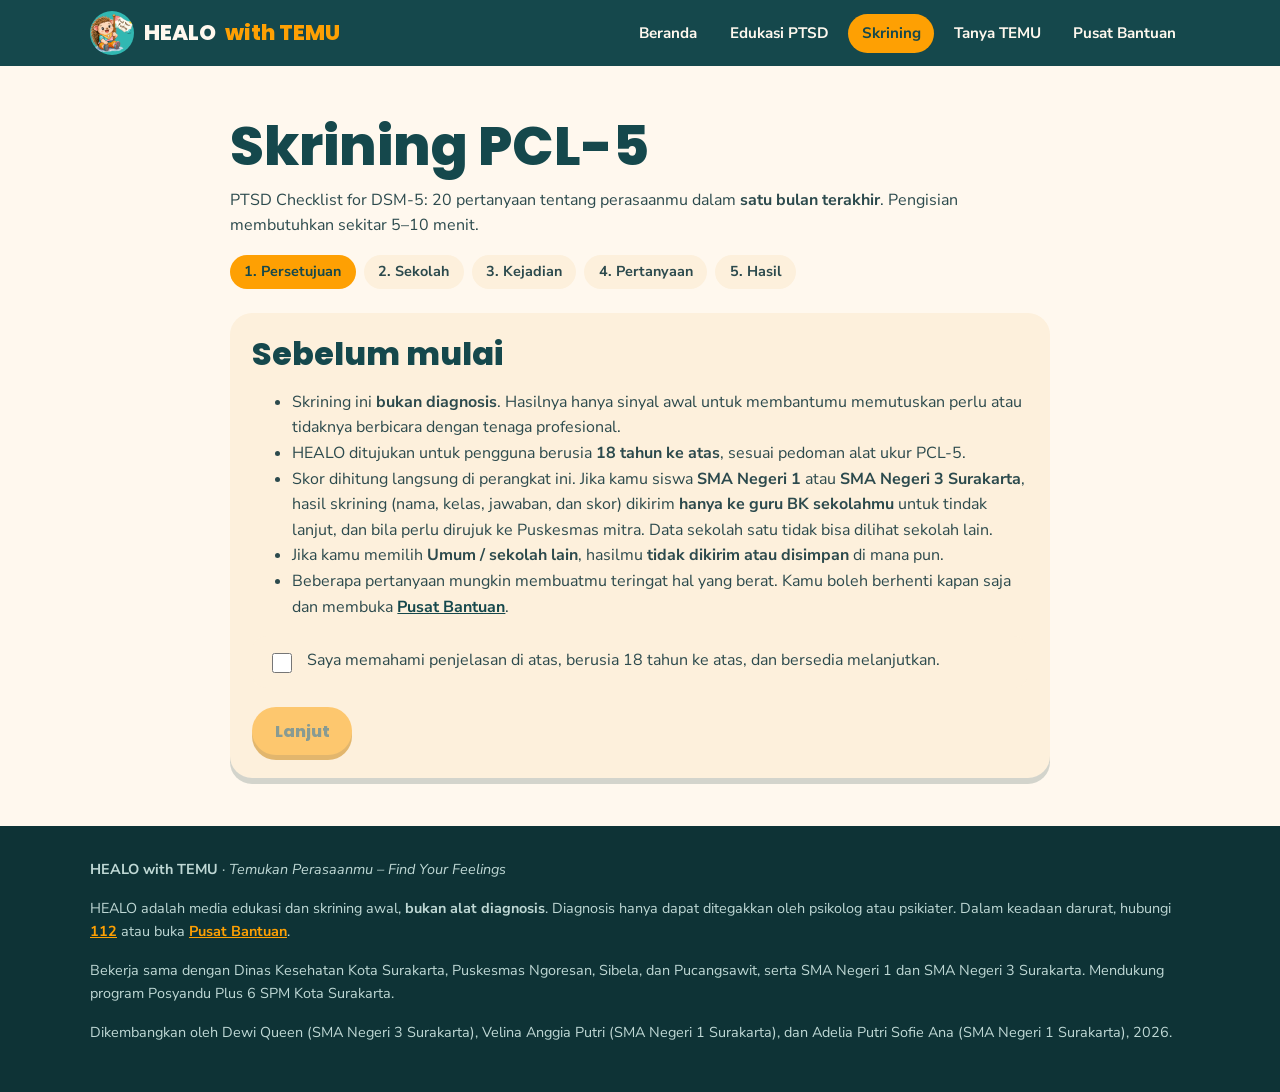
<file: skrining.html>
<!doctype html>
<html lang="id">
<head>
<meta charset="utf-8">
<meta name="viewport" content="width=device-width, initial-scale=1">
<title>Skrining PCL-5 · HEALO with TEMU</title>
<meta name="description" content="Skrining awal gejala PTSD dengan PCL-5. Bukan diagnosis.">
<meta name="theme-color" content="#15484C">
<link rel="manifest" href="manifest.webmanifest">
<link rel="icon" href="img/icon-192.png">
<link rel="apple-touch-icon" href="img/icon-192.png">
<link rel="preconnect" href="https://fonts.googleapis.com">
<link rel="preconnect" href="https://fonts.gstatic.com" crossorigin>
<link rel="stylesheet" href="https://fonts.googleapis.com/css2?family=Poppins:wght@700;800&family=Nunito+Sans:wght@400;700;800&display=swap">
<link rel="stylesheet" href="assets/style.css">
</head>
<body>
<header class="site-header">
<div class="wrap">
<a class="brand" href="index.html"><img src="img/temu-sit.webp" alt="" width="44" height="44">HEALO <span>with TEMU</span></a>
<nav class="nav" aria-label="Menu utama"><a href="index.html">Beranda</a><a href="edukasi.html">Edukasi PTSD</a><a href="skrining.html" aria-current="page">Skrining</a><a href="temu.html">Tanya TEMU</a><a href="bantuan.html">Pusat Bantuan</a></nav>
</div>
</header>
<main>
<section class="section">
<div class="wrap" style="max-width:820px">
<h1>Skrining PCL-5</h1>
<p class="lead">PTSD Checklist for DSM-5: 20 pertanyaan tentang perasaanmu dalam <strong>satu bulan terakhir</strong>. Pengisian membutuhkan sekitar 5–10 menit.</p>
<ol class="steps" id="steps"><li class="active">1. Persetujuan</li><li>2. Sekolah</li><li>3. Kejadian</li><li>4. Pertanyaan</li><li>5. Hasil</li></ol>

<div class="panel" id="p-consent">
<div class="card">
<h2>Sebelum mulai</h2>
<ul>
<li>Skrining ini <strong>bukan diagnosis</strong>. Hasilnya hanya sinyal awal untuk membantumu memutuskan perlu atau tidaknya berbicara dengan tenaga profesional.</li>
<li>HEALO ditujukan untuk pengguna berusia <strong>18 tahun ke atas</strong>, sesuai pedoman alat ukur PCL-5.</li>
<li>Skor dihitung langsung di perangkat ini. Jika kamu siswa <strong>SMA Negeri 1</strong> atau <strong>SMA Negeri 3 Surakarta</strong>, hasil skrining (nama, kelas, jawaban, dan skor) dikirim <strong>hanya ke guru BK sekolahmu</strong> untuk tindak lanjut, dan bila perlu dirujuk ke Puskesmas mitra. Data sekolah satu tidak bisa dilihat sekolah lain.</li>
<li>Jika kamu memilih <strong>Umum / sekolah lain</strong>, hasilmu <strong>tidak dikirim atau disimpan</strong> di mana pun.</li>
<li>Beberapa pertanyaan mungkin membuatmu teringat hal yang berat. Kamu boleh berhenti kapan saja dan membuka <a href="bantuan.html">Pusat Bantuan</a>.</li>
</ul>
<label class="option"><input type="checkbox" id="consent"><span>Saya memahami penjelasan di atas, berusia 18 tahun ke atas, dan bersedia melanjutkan.</span></label>
<div class="btn-row"><button class="btn btn-primary" id="to-event" disabled>Lanjut</button></div>
</div>
</div>

<div class="panel" id="p-school" hidden>
<div class="card">
<h2>Asal sekolah</h2>
<fieldset><legend>Kamu siswa dari sekolah mana?</legend>
<div class="school-pick">
<label class="option school"><input type="radio" name="school" value="sman1"><img src="img/logo-sman1.png" alt="" width="56" height="56"><span><strong>SMA Negeri 1 Surakarta</strong><br><span class="small">Hasil dikirim ke guru BK SMAN 1</span></span></label>
<label class="option school"><input type="radio" name="school" value="sman3"><img src="img/logo-sman3.png" alt="" width="56" height="56"><span><strong>SMA Negeri 3 Surakarta</strong><br><span class="small">Hasil dikirim ke guru BK SMAN 3</span></span></label>
<label class="option school"><input type="radio" name="school" value="umum"><span class="school-dot" aria-hidden="true">?</span><span><strong>Umum / sekolah lain</strong><br><span class="small">Hasil tidak dikirim ke mana pun</span></span></label>
</div>
</fieldset>
<div id="student-fields" hidden>
<div class="field-row">
<label class="field"><span>Nama lengkap</span><input type="text" id="nama" maxlength="60" autocomplete="name"></label>
<label class="field"><span>Kelas</span><input type="text" id="kelas" maxlength="20" placeholder="contoh: XI-3"></label>
</div>
<label class="option"><input type="checkbox" id="share-ok"><span>Saya setuju hasil skrining saya dikirim ke guru BK <span id="school-name">sekolah saya</span> untuk tindak lanjut yang dijaga kerahasiaannya.</span></label>
</div>
<p class="small" id="school-error" role="alert"></p>
<div class="btn-row"><button class="btn btn-ghost" data-back="p-consent">Kembali</button><button class="btn btn-primary" id="to-event2">Lanjut</button></div>
</div>
</div>

<div class="panel" id="p-event" hidden>
<div class="card">
<h2>Kejadian yang paling mengganggumu</h2>
<fieldset><legend>Pilih satu kejadian yang paling membuatmu tertekan:</legend><label class="option"><input type="radio" name="event" value="bencana" required><span>Bencana alam (gempa, banjir, kebakaran, dll.)</span></label><label class="option"><input type="radio" name="event" value="kecelakaan" required><span>Kecelakaan serius</span></label><label class="option"><input type="radio" name="event" value="kekerasan_fisik" required><span>Kekerasan fisik atau ancaman kekerasan</span></label><label class="option"><input type="radio" name="event" value="kekerasan_seksual" required><span>Kekerasan atau pelecehan seksual</span></label><label class="option"><input type="radio" name="event" value="sakit" required><span>Penyakit atau cedera yang mengancam nyawa</span></label><label class="option"><input type="radio" name="event" value="kehilangan" required><span>Kematian mendadak orang yang dicintai</span></label><label class="option"><input type="radio" name="event" value="lainnya" required><span>Kejadian sangat menekan lainnya</span></label><label class="option"><input type="radio" name="event" value="tidak_pernah" required><span>Saya tidak pernah mengalami kejadian seperti di atas</span></label><label class="option"><input type="radio" name="event" value="tidak_mau" required><span>Saya tidak ingin menyebutkan</span></label></fieldset>
<p class="small" id="event-error" role="alert"></p>
<div class="btn-row"><button class="btn btn-ghost" data-back="p-school">Kembali</button><button class="btn btn-primary" id="to-items">Lanjut</button></div>
</div>
</div>

<div class="panel" id="p-guidance" hidden>
<div class="card lagoon">
<div style="float:right;width:140px;margin-left:1rem"><div class="temu-3d " data-state="calm" role="img" aria-label="TEMU duduk"><div class="temu-tilt"><span class="temu-glow"></span><div class="temu-float"><img src="img/temu-sit.webp" alt="" width="400" height="400"></div><span class="temu-bubble" aria-hidden="true"><i></i><i></i><i></i></span></div></div></div>
<h2>Terima kasih sudah jujur</h2>
<p>Karena kamu belum pernah mengalami peristiwa traumatis, skrining PCL-5 tidak perlu diisi. PCL-5 khusus menanyakan dampak dari kejadian traumatis.</p>
<p>Jika kamu sedang merasa stres, cemas, atau sedih, perasaan itu tetap penting. Kamu dapat bercerita kepada TEMU, membaca materi edukasi, atau berbicara dengan guru BK.</p>
<p class="small" id="guidance-status" aria-live="polite"></p>
<div class="btn-row" style="clear:both"><a class="btn btn-secondary" href="temu.html">Bercerita dengan TEMU</a><a class="btn btn-ghost" href="edukasi.html">Baca edukasi</a></div>
</div>
</div>

<div class="panel" id="p-items" hidden>
<p><strong>Dalam satu bulan terakhir, seberapa terganggu kamu oleh hal berikut?</strong> Semua pertanyaan wajib dijawab.</p>
<div class="progress" aria-hidden="true"><div id="bar"></div></div>
<p class="small" id="count" aria-live="polite">0 dari 20 terjawab</p>
<form id="pcl"></form>
<p class="notice danger" id="items-error" role="alert" hidden></p>
<div class="btn-row"><button class="btn btn-ghost" data-back="p-event">Kembali</button><button class="btn btn-primary" id="submit">Lihat hasil</button></div>
</div>

<div class="panel" id="p-result" hidden>
<div id="result"></div>
<div class="btn-row"><a class="btn btn-primary" href="bantuan.html">Buka Pusat Bantuan</a><a class="btn btn-secondary" href="temu.html">Bercerita dengan TEMU</a><button class="btn btn-ghost" id="restart">Ulangi skrining</button></div>
</div>
</div>
</section>
</main>
<footer class="site-footer">
<div class="wrap">
<p><strong>HEALO with TEMU</strong> · <em>Temukan Perasaanmu – Find Your Feelings</em></p>
<p>HEALO adalah media edukasi dan skrining awal, <strong>bukan alat diagnosis</strong>. Diagnosis hanya dapat ditegakkan oleh psikolog atau psikiater. Dalam keadaan darurat, hubungi <a href="tel:112">112</a> atau buka <a href="bantuan.html">Pusat Bantuan</a>.</p>
<p>Bekerja sama dengan Dinas Kesehatan Kota Surakarta, Puskesmas Ngoresan, Sibela, dan Pucangsawit, serta SMA Negeri 1 dan SMA Negeri 3 Surakarta. Mendukung program Posyandu Plus 6 SPM Kota Surakarta.</p>
<p>Dikembangkan oleh Dewi Queen (SMA Negeri 3 Surakarta), Velina Anggia Putri (SMA Negeri 1 Surakarta), dan Adelia Putri Sofie Ana (SMA Negeri 1 Surakarta), 2026.</p>
</div>
</footer>
<script src="assets/common.js"></script>
<script src="assets/temu.js"></script>
<script src="assets/screening.js"></script>
</body>
</html>
</file>
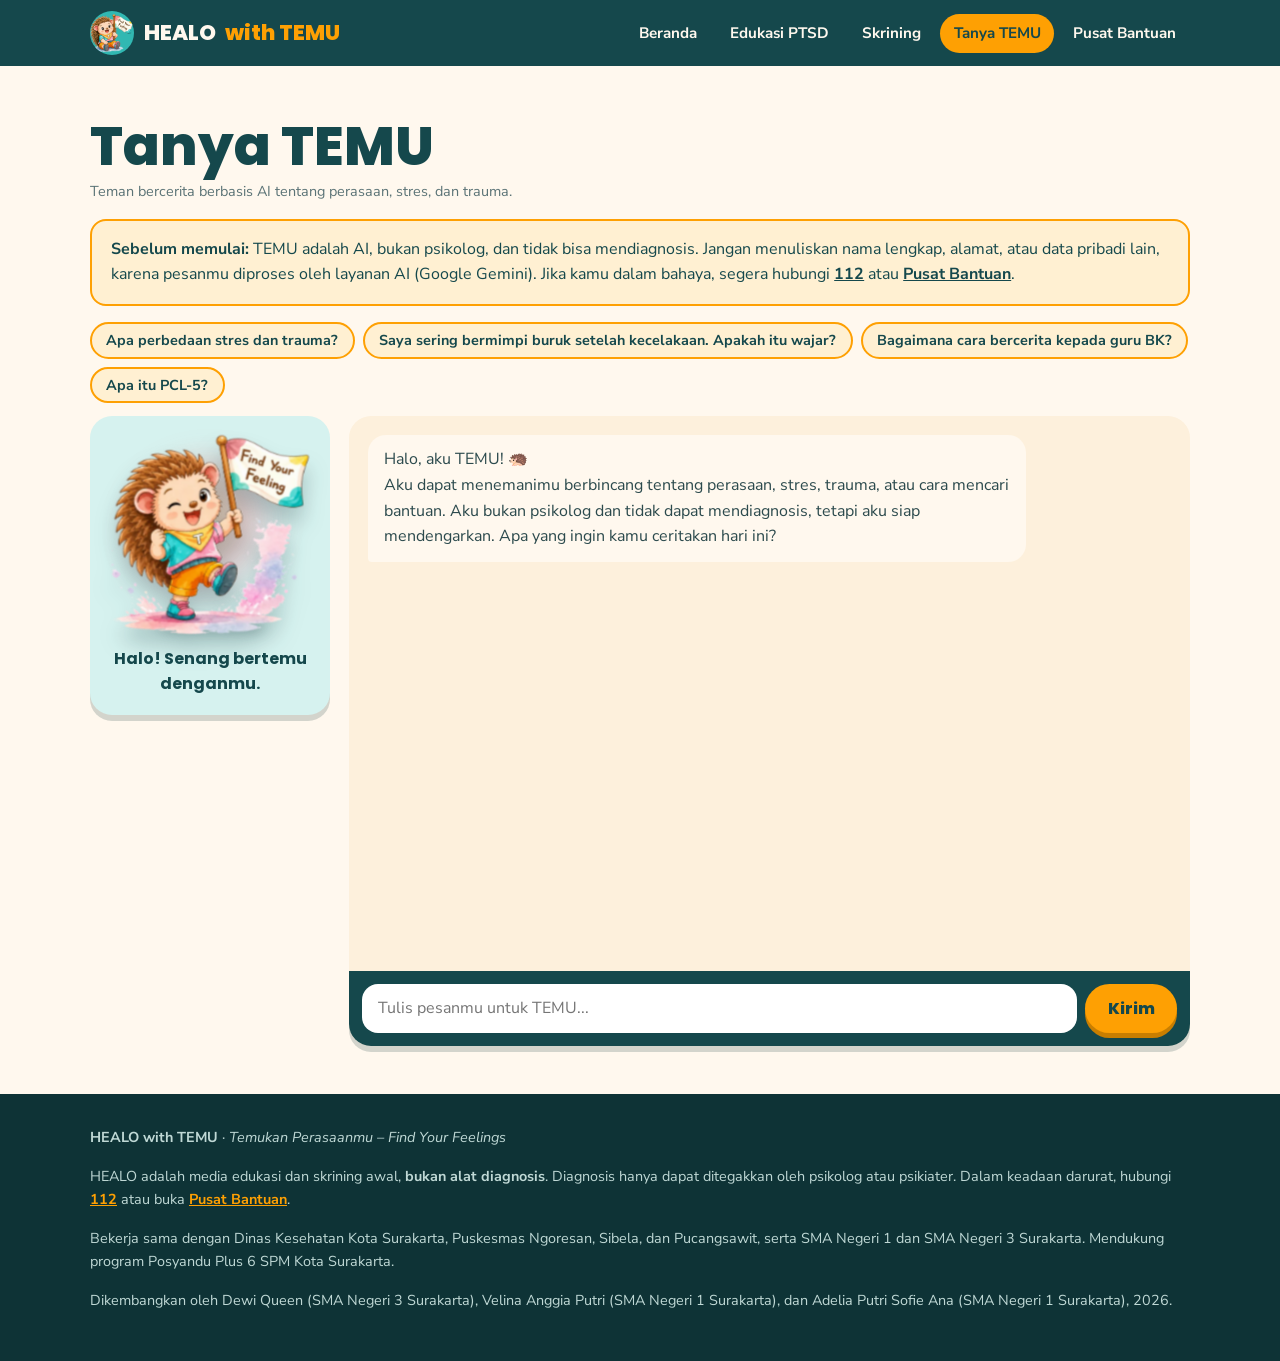
<file: temu.html>
<!doctype html>
<html lang="id">
<head>
<meta charset="utf-8">
<meta name="viewport" content="width=device-width, initial-scale=1">
<title>Tanya TEMU · HEALO with TEMU</title>
<meta name="description" content="Bercerita dengan TEMU, teman AI HEALO, tentang stres, trauma, dan kesehatan mental.">
<meta name="theme-color" content="#15484C">
<link rel="manifest" href="manifest.webmanifest">
<link rel="icon" href="img/icon-192.png">
<link rel="apple-touch-icon" href="img/icon-192.png">
<link rel="preconnect" href="https://fonts.googleapis.com">
<link rel="preconnect" href="https://fonts.gstatic.com" crossorigin>
<link rel="stylesheet" href="https://fonts.googleapis.com/css2?family=Poppins:wght@700;800&family=Nunito+Sans:wght@400;700;800&display=swap">
<link rel="stylesheet" href="assets/style.css">
</head>
<body>
<header class="site-header">
<div class="wrap">
<a class="brand" href="index.html"><img src="img/temu-sit.webp" alt="" width="44" height="44">HEALO <span>with TEMU</span></a>
<nav class="nav" aria-label="Menu utama"><a href="index.html">Beranda</a><a href="edukasi.html">Edukasi PTSD</a><a href="skrining.html">Skrining</a><a href="temu.html" aria-current="page">Tanya TEMU</a><a href="bantuan.html">Pusat Bantuan</a></nav>
</div>
</header>
<main>
<section class="section">
<div class="wrap" style="max-width:1100px">
<h1 style="margin:0">Tanya TEMU</h1><p class="small" style="margin:0">Teman bercerita berbasis AI tentang perasaan, stres, dan trauma.</p>
<p class="notice" style="margin-top:1rem"><strong>Sebelum memulai:</strong> TEMU adalah AI, bukan psikolog, dan tidak bisa mendiagnosis. Jangan menuliskan nama lengkap, alamat, atau data pribadi lain, karena pesanmu diproses oleh layanan AI (Google Gemini). Jika kamu dalam bahaya, segera hubungi <a href="tel:112">112</a> atau <a href="bantuan.html">Pusat Bantuan</a>.</p>
<div class="suggestions" id="suggest" aria-label="Contoh pertanyaan">
<button type="button">Apa perbedaan stres dan trauma?</button>
<button type="button">Saya sering bermimpi buruk setelah kecelakaan. Apakah itu wajar?</button>
<button type="button">Bagaimana cara bercerita kepada guru BK?</button>
<button type="button">Apa itu PCL-5?</button>
</div>
<div class="chat-wrap">
<aside class="temu-stage"><div class="temu-3d " id="temu-avatar" data-state="greet" role="img" aria-label="TEMU"><div class="temu-tilt"><span class="temu-glow"></span><div class="temu-float"><img src="img/temu-wink.webp" alt="" width="400" height="400"></div><span class="temu-bubble" aria-hidden="true"><i></i><i></i><i></i></span></div></div><p class="temu-status" data-temu-status="temu-avatar" aria-live="polite">Halo! Senang bertemu denganmu.</p></aside>
<div class="chat">
<div class="chat-log" id="log" aria-live="polite"></div>
<form class="chat-form" id="chat-form">
<label for="input" class="small" style="position:absolute;left:-9999px">Tulis pesan untuk TEMU</label>
<textarea id="input" rows="1" maxlength="800" placeholder="Tulis pesanmu untuk TEMU..." required></textarea>
<button class="btn btn-primary" id="send" type="submit">Kirim</button>
</form>
</div>
</div>
</div>
</section>
</main>
<footer class="site-footer">
<div class="wrap">
<p><strong>HEALO with TEMU</strong> · <em>Temukan Perasaanmu – Find Your Feelings</em></p>
<p>HEALO adalah media edukasi dan skrining awal, <strong>bukan alat diagnosis</strong>. Diagnosis hanya dapat ditegakkan oleh psikolog atau psikiater. Dalam keadaan darurat, hubungi <a href="tel:112">112</a> atau buka <a href="bantuan.html">Pusat Bantuan</a>.</p>
<p>Bekerja sama dengan Dinas Kesehatan Kota Surakarta, Puskesmas Ngoresan, Sibela, dan Pucangsawit, serta SMA Negeri 1 dan SMA Negeri 3 Surakarta. Mendukung program Posyandu Plus 6 SPM Kota Surakarta.</p>
<p>Dikembangkan oleh Dewi Queen (SMA Negeri 3 Surakarta), Velina Anggia Putri (SMA Negeri 1 Surakarta), dan Adelia Putri Sofie Ana (SMA Negeri 1 Surakarta), 2026.</p>
</div>
</footer>
<script src="assets/common.js"></script>
<script src="assets/temu.js"></script>
<script src="assets/chat.js"></script>
</body>
</html>
</file>
<file: assets/style.css>
/* HEALO with TEMU — palet: Bubblegum, Marigold, Brown Sugar, Malachite, Lagoon */
:root {
  --mal: #15484C;
  --mal-dark: #0E3336;
  --lagoon: #31B8B2;
  --lagoon-soft: #D6F2EF;
  --pink: #F56483;
  --pink-soft: #FFE3EA;
  --mari: #FEA003;
  --mari-soft: #FFF0D2;
  --brown: #A6480A;
  --cream: #FFF8EE;
  --card: #FDF0DC;
  --ink: #15484C;
  --body: #2C4A4D;
  --muted: #5B7376;
  --radius: 22px;
  --shadow: 0 6px 0 rgba(14, 51, 54, 0.18);
  font-size: 16px;
}

* { box-sizing: border-box; }
html { scroll-behavior: smooth; }
body {
  margin: 0;
  font-family: 'Nunito Sans', system-ui, -apple-system, 'Segoe UI', Arial, sans-serif;
  color: var(--body);
  background: var(--cream);
  line-height: 1.6;
}
h1, h2, h3, .brand { font-family: 'Poppins', system-ui, Arial, sans-serif; color: var(--ink); line-height: 1.2; }
h1 { font-size: clamp(2rem, 6vw, 3.4rem); margin: 0 0 .5rem; font-weight: 800; }
h2 { font-size: clamp(1.4rem, 4vw, 2rem); margin: 0 0 .75rem; font-weight: 800; }
h3 { font-size: 1.15rem; margin: 0 0 .4rem; font-weight: 700; }
p { margin: 0 0 1rem; }
a { color: var(--mal); font-weight: 700; }
a:hover { color: var(--brown); }
img { max-width: 100%; height: auto; }

.wrap { width: min(1100px, 100% - 2rem); margin-inline: auto; }

/* ---------- header ---------- */
.site-header { background: var(--mal); position: sticky; top: 0; z-index: 20; }
.site-header .wrap { display: flex; align-items: center; justify-content: space-between; gap: 1rem; padding: .7rem 0; flex-wrap: wrap; }
.brand { display: flex; align-items: center; gap: .6rem; color: var(--cream); text-decoration: none; font-size: 1.35rem; font-weight: 800; }
.brand img { width: 44px; height: 44px; border-radius: 50%; background: var(--lagoon); object-fit: contain; }
.brand span { color: var(--mari); }
.nav { display: flex; gap: .35rem; flex-wrap: wrap; }
.nav a { color: var(--cream); text-decoration: none; font-weight: 700; padding: .45rem .85rem; border-radius: 999px; font-size: .95rem; }
.nav a:hover, .nav a[aria-current="page"] { background: var(--mari); color: var(--mal); }

/* ---------- hero ---------- */
.hero { background: var(--mal); color: var(--cream); padding: 2.5rem 0 3.5rem; }
.hero .wrap { display: grid; grid-template-columns: 1.3fr 1fr; gap: 2rem; align-items: center; }
.hero h1 { color: var(--cream); text-shadow: 4px 4px 0 var(--pink); }
.hero h1 span { color: var(--mari); }
.hero .lead { font-size: 1.15rem; color: #DCEFEC; max-width: 34rem; }
.hero img { width: 100%; max-width: 380px; justify-self: center; filter: drop-shadow(0 10px 0 rgba(0,0,0,.15)); }
.tagline { display: inline-block; background: var(--mari); color: var(--mal); font-weight: 800; padding: .3rem 1rem; border-radius: 999px; margin-bottom: 1rem; font-family: 'Poppins', Arial, sans-serif; }

/* ---------- buttons ---------- */
.btn { display: inline-flex; align-items: center; justify-content: center; gap: .4rem; min-height: 48px; padding: .7rem 1.4rem; border-radius: 999px; border: 0; font: 800 1rem 'Poppins', Arial, sans-serif; cursor: pointer; text-decoration: none; transition: transform .1s ease; }
.btn:active { transform: translateY(2px); }
.btn-primary { background: var(--mari); color: var(--mal); box-shadow: 0 5px 0 #C97E00; }
.btn-primary:hover { color: var(--mal); background: #FFB02E; }
.btn-secondary { background: var(--lagoon); color: var(--mal); box-shadow: 0 5px 0 #1F8A85; }
.btn-secondary:hover { color: var(--mal); background: #46C7C1; }
.btn-ghost { background: transparent; color: var(--mal); border: 3px solid var(--mal); }
.btn[disabled] { opacity: .5; cursor: not-allowed; }
.btn-row { display: flex; flex-wrap: wrap; gap: .8rem; margin-top: 1.2rem; }

/* ---------- sections & cards ---------- */
.section { padding: 3rem 0; }
.section.alt { background: var(--lagoon-soft); }
.grid { display: grid; gap: 1.2rem; }
.grid-2 { grid-template-columns: repeat(2, minmax(0, 1fr)); }
.grid-3 { grid-template-columns: repeat(3, minmax(0, 1fr)); }
.grid-4 { grid-template-columns: repeat(4, minmax(0, 1fr)); }
.card { background: var(--card); border-radius: var(--radius); padding: 1.4rem; box-shadow: var(--shadow); }
.card.pink { background: var(--pink-soft); }
.card.mari { background: var(--mari-soft); }
.card.lagoon { background: var(--lagoon-soft); }
.card.dark { background: var(--mal); color: #DCEFEC; }
.card.dark h3, .card.dark h2 { color: var(--cream); }
.feature { text-decoration: none; color: inherit; display: flex; flex-direction: column; gap: .4rem; font-weight: 400; transition: transform .15s ease; }
.feature:hover { transform: translateY(-4px); color: inherit; }
.feature .icon { width: 52px; height: 52px; border-radius: 16px; display: grid; place-items: center; }
.feature .icon svg { width: 28px; height: 28px; }
.pill { display: inline-block; font-weight: 800; font-size: .85rem; padding: .2rem .8rem; border-radius: 999px; background: var(--mal); color: var(--cream); }
.notice { border-radius: 16px; padding: 1rem 1.2rem; background: var(--mari-soft); border: 2px solid var(--mari); color: var(--mal); }
.notice.danger { background: var(--pink-soft); border-color: var(--pink); }
.notice strong { color: var(--mal); }
.small { font-size: .9rem; color: var(--muted); }

/* ---------- education ---------- */
.cluster { border-top: 6px solid var(--lagoon); }
.cluster.b { border-color: var(--pink); }
.cluster.c { border-color: var(--mari); }
.cluster.d { border-color: var(--brown); }
.cluster.e { border-color: var(--lagoon); }
table.compare { width: 100%; border-collapse: collapse; background: var(--card); border-radius: var(--radius); overflow: hidden; }
table.compare th, table.compare td { text-align: left; padding: .8rem 1rem; border-bottom: 1px solid #EBD6B5; vertical-align: top; }
table.compare th { background: var(--mal); color: var(--cream); font-family: 'Poppins', Arial, sans-serif; }
.table-scroll { overflow-x: auto; }
details { background: var(--card); border-radius: 16px; padding: 1rem 1.2rem; margin-bottom: .8rem; }
details summary { cursor: pointer; font-weight: 800; color: var(--mal); }

/* ---------- screening ---------- */
.steps { display: flex; gap: .5rem; margin-bottom: 1.5rem; flex-wrap: wrap; }
.steps li { list-style: none; padding: .35rem .9rem; border-radius: 999px; background: var(--card); font-weight: 700; font-size: .9rem; }
.steps li.active { background: var(--mari); color: var(--mal); }
.steps li.done { background: var(--lagoon); color: var(--mal); }
.steps { padding: 0; }
.panel[hidden] { display: none; }
fieldset { border: 0; margin: 0 0 1rem; padding: 0; }
legend { font-weight: 800; color: var(--mal); margin-bottom: .6rem; }
.option { display: flex; gap: .7rem; align-items: flex-start; padding: .75rem 1rem; border-radius: 14px; background: var(--card); margin-bottom: .5rem; cursor: pointer; }
.option input { margin-top: .3rem; width: 20px; height: 20px; accent-color: var(--mal); }
.item { background: var(--card); border-radius: 18px; padding: 1.1rem 1.2rem; margin-bottom: .9rem; }
.item.missing { outline: 3px solid var(--pink); }
.item legend { float: left; width: 100%; padding: 0; margin-bottom: .7rem; font-weight: 700; color: var(--mal); }
.item .scale { clear: both; }
.scale { display: grid; grid-template-columns: repeat(5, minmax(0, 1fr)); gap: .4rem; }
.scale label { display: flex; flex-direction: column; align-items: center; text-align: center; gap: .2rem; padding: .5rem .2rem; border-radius: 12px; background: var(--cream); font-size: .8rem; cursor: pointer; border: 2px solid transparent; }
.scale input { accent-color: var(--mal); width: 20px; height: 20px; }
.scale label:has(input:checked) { border-color: var(--mal); background: var(--lagoon-soft); }
.progress { height: 12px; background: var(--card); border-radius: 999px; overflow: hidden; margin-bottom: 1rem; }
.progress > div { height: 100%; width: 0; background: var(--lagoon); transition: width .2s ease; }
.result-score { font: 800 3rem 'Poppins', Arial, sans-serif; color: var(--mal); line-height: 1; }
.cluster-bars { display: grid; gap: .5rem; margin: 1rem 0; }
.cluster-bars .row { display: grid; grid-template-columns: 9rem 1fr 3.5rem; gap: .6rem; align-items: center; font-size: .9rem; }
.cluster-bars .track { height: 14px; background: var(--cream); border-radius: 999px; overflow: hidden; }
.cluster-bars .fill { height: 100%; background: var(--lagoon); }

/* ---------- chat ---------- */
.chat { display: flex; flex-direction: column; height: min(70vh, 640px); background: var(--card); border-radius: var(--radius); box-shadow: var(--shadow); overflow: hidden; }
.chat-log { flex: 1; overflow-y: auto; padding: 1.2rem; display: flex; flex-direction: column; gap: .8rem; }
.msg { max-width: 82%; padding: .75rem 1rem; border-radius: 18px; white-space: pre-wrap; }
.msg.bot { background: var(--cream); align-self: flex-start; border-bottom-left-radius: 4px; }
.msg.user { background: var(--lagoon); color: var(--mal); align-self: flex-end; border-bottom-right-radius: 4px; }
.msg.crisis { background: var(--pink-soft); border: 2px solid var(--pink); }
.msg.typing { color: var(--muted); font-style: italic; }
.chat-form { display: flex; gap: .5rem; padding: .8rem; background: var(--mal); }
.chat-form textarea { flex: 1; resize: none; border: 0; border-radius: 16px; padding: .75rem 1rem; font: inherit; min-height: 48px; max-height: 140px; }
.chat-form .btn { flex: none; }
.suggestions { display: flex; flex-wrap: wrap; gap: .5rem; margin: .8rem 0; }
.suggestions button { background: var(--mari-soft); border: 2px solid var(--mari); color: var(--mal); border-radius: 999px; padding: .4rem .9rem; font: 700 .9rem 'Nunito Sans', Arial, sans-serif; cursor: pointer; }

/* ---------- help ---------- */
.contact { display: flex; flex-direction: column; gap: .3rem; }
.contact .num { font: 800 1.5rem 'Poppins', Arial, sans-serif; color: var(--mal); }

/* ---------- footer ---------- */
.site-footer { background: var(--mal-dark); color: #BFD8D5; padding: 2rem 0; font-size: .9rem; }
.site-footer a { color: var(--mari); }

/* ---------- crisis banner (shared) ---------- */
.crisis-box { background: var(--pink-soft); border: 3px solid var(--pink); border-radius: var(--radius); padding: 1.2rem 1.4rem; margin: 1rem 0; }
.crisis-box h3 { color: #8E1F3A; }

:focus-visible { outline: 3px solid var(--mari); outline-offset: 3px; }

@media (max-width: 820px) {
  .hero .wrap, .grid-2, .grid-3, .grid-4 { grid-template-columns: minmax(0, 1fr); }
  .hero img { max-width: 240px; order: -1; }
  .scale { grid-template-columns: repeat(5, minmax(0, 1fr)); }
  .scale label { font-size: .7rem; }
  .cluster-bars .row { grid-template-columns: 6.5rem 1fr 3rem; }
  .msg { max-width: 92%; }
  .site-header { position: static; }
  .nav a { padding: .35rem .7rem; font-size: .9rem; }
}
/* ---------- school step ---------- */
.school-pick { display: grid; gap: .6rem; margin-top: .5rem; }
.option.school { align-items: center; border: 3px solid transparent; background: #fff; }
.option.school:has(input:checked) { border-color: var(--mari); background: var(--mari-soft); }
.option.school img { width: 56px; height: 56px; object-fit: contain; }
.school-dot { width: 56px; height: 56px; border-radius: 50%; background: var(--lagoon-soft); color: var(--mal); display: grid; place-items: center; font: 800 1.5rem 'Poppins', Arial, sans-serif; flex: none; }
.field-row { display: grid; grid-template-columns: 2fr 1fr; gap: .8rem; margin: 1rem 0 .6rem; }
.field { display: grid; gap: .3rem; font-weight: 700; color: var(--ink); }
.field input { font: inherit; font-weight: 400; padding: .7rem .9rem; border-radius: 12px; border: 2px solid #C9D9D8; background: #fff; color: var(--body); min-height: 48px; }
.field input:focus { outline: 3px solid var(--lagoon); outline-offset: 1px; border-color: var(--mal); }
.send-status { margin-top: 1rem; padding: .8rem 1rem; border-radius: 14px; background: var(--lagoon-soft); font-weight: 700; }
.send-status.err { background: var(--pink-soft); }

/* ---------- contacts & partners ---------- */
.contact-card { display: flex; flex-direction: column; }
.contact-card .btn-row { margin-top: auto; padding-top: .6rem; }
.cc-head { display: flex; align-items: center; gap: .8rem; margin-bottom: .6rem; }
.cc-head img { width: 56px; height: 56px; object-fit: contain; flex: none; }
.cc-head h3 { margin: 0; }
.dinkes .cc-head img { width: 64px; height: 64px; }
.btn-wa { background: #25D366; color: #0B3B22; box-shadow: 0 5px 0 #1A9E4B; min-height: 44px; padding: .55rem 1.1rem; font-size: .95rem; }
.btn-wa:hover { color: #0B3B22; background: #3BE07A; }
.btn-wa[aria-disabled="true"] { background: #E3E8E7; color: var(--muted); box-shadow: none; cursor: default; }
.contact-card .btn-ghost { min-height: 44px; padding: .45rem 1rem; font-size: .95rem; }
.partners { background: #fff; border-radius: var(--radius); padding: 1.6rem 1.2rem; box-shadow: var(--shadow); text-align: center; margin-top: 2rem; }
.partners-title { font: 800 1.1rem 'Poppins', Arial, sans-serif; color: var(--ink); margin-bottom: 1rem; }
.partner-row { display: flex; flex-wrap: wrap; justify-content: center; gap: 1.2rem 1.6rem; }
.partner { margin: 0; width: 120px; display: grid; justify-items: center; gap: .4rem; }
.partner img { width: 88px; height: 88px; object-fit: contain; }
.partner figcaption { font-size: .8rem; font-weight: 700; line-height: 1.3; color: var(--muted); }
.program-badge { display: inline-block; margin: 1.2rem 0 0; background: var(--mari-soft); color: var(--mal); padding: .5rem 1.1rem; border-radius: 999px; }
@media (max-width: 820px) { .field-row { grid-template-columns: 1fr; } .partner { width: 96px; } .partner img { width: 64px; height: 64px; } }

/* ---------- TEMU 2.5D ---------- */
.temu-3d { --rx: 0deg; --ry: 0deg; position: relative; isolation: isolate; perspective: 900px; display: grid; place-items: center; cursor: pointer; -webkit-tap-highlight-color: transparent; }
.temu-tilt { position: relative; width: 100%; display: grid; place-items: center; transform-style: preserve-3d; transform: rotateX(var(--rx)) rotateY(var(--ry)); transition: transform .25s ease-out; }
.temu-glow { position: absolute; inset: 12% 10% 18%; border-radius: 50%; background: radial-gradient(circle at 40% 40%, var(--mari) 0%, var(--pink) 45%, transparent 70%); opacity: .35; filter: blur(18px); transform: translateZ(-60px) scale(1.05); }
.temu-float { position: relative; width: 100%; transform: translateZ(40px); animation: temu-float 3.4s ease-in-out infinite; }
.temu-float img { display: block; width: 100%; height: auto; filter: drop-shadow(0 14px 10px rgba(14,51,54,.25)); transform-origin: 50% 90%; }
.temu-3d::after { content: ""; position: absolute; left: 22%; right: 22%; bottom: -2%; height: 7%; border-radius: 50%; background: rgba(14,51,54,.28); filter: blur(6px); animation: temu-shadow 3.4s ease-in-out infinite; z-index: -1; }
.hero .temu-3d::after { background: rgba(0,0,0,.35); }
@keyframes temu-float { 0%,100% { transform: translateZ(40px) translateY(0) rotate(-1.5deg); } 50% { transform: translateZ(40px) translateY(-16px) rotate(1.5deg); } }
@keyframes temu-shadow { 0%,100% { transform: scale(1); opacity: .9; } 50% { transform: scale(.78); opacity: .55; } }
.temu-float img.pop { animation: temu-pop .45s cubic-bezier(.3,1.6,.5,1); }
.temu-float img.hop { animation: temu-hop .7s cubic-bezier(.3,1.4,.5,1); }
@keyframes temu-pop { 0% { transform: scale(.82); opacity: .4; } 100% { transform: scale(1); opacity: 1; } }
@keyframes temu-hop { 0%,100% { transform: translateY(0) scale(1,1); } 20% { transform: translateY(0) scale(1.08,.9); } 50% { transform: translateY(-28px) scale(.95,1.06); } 80% { transform: translateY(0) scale(1.05,.95); } }
.temu-3d[data-state="thinking"] .temu-float img { animation: temu-think 1.4s ease-in-out infinite; }
@keyframes temu-think { 0%,100% { transform: rotate(-4deg); } 50% { transform: rotate(4deg); } }
.temu-3d[data-state="happy"] .temu-float img, .temu-3d[data-state="greet"] .temu-float img { animation: temu-hop .8s cubic-bezier(.3,1.4,.5,1) 2; }
.temu-3d[data-state="calm"] .temu-float { animation-duration: 5.5s; }
.temu-bubble { position: absolute; top: 4%; right: 2%; transform: translateZ(70px); background: #fff; border-radius: 999px; padding: .35rem .6rem; box-shadow: 0 4px 0 rgba(14,51,54,.15); display: none; gap: .25rem; }
.temu-bubble i { width: 8px; height: 8px; border-radius: 50%; background: var(--mal); animation: temu-dot 1s ease-in-out infinite; }
.temu-bubble i:nth-child(2) { animation-delay: .15s; } .temu-bubble i:nth-child(3) { animation-delay: .3s; }
.temu-3d[data-state="thinking"] .temu-bubble { display: flex; }
@keyframes temu-dot { 0%,100% { transform: translateY(0); opacity: .4; } 50% { transform: translateY(-5px); opacity: 1; } }

.hero .temu-3d { width: 100%; max-width: 400px; justify-self: center; }
.hero .temu-3d img { max-width: none; filter: drop-shadow(0 16px 10px rgba(0,0,0,.25)); }
.alt-temu { width: 100%; max-width: 320px; justify-self: center; }

/* chat page: TEMU stage beside the chat */
.chat-wrap { display: grid; grid-template-columns: 240px minmax(0, 1fr); gap: 1.2rem; align-items: start; }
.temu-stage { background: var(--lagoon-soft); border-radius: var(--radius); padding: 1.4rem 1rem 1.2rem; text-align: center; box-shadow: var(--shadow); position: sticky; top: 90px; }
.temu-stage .temu-3d { width: 190px; margin: 0 auto 1rem; }
.temu-status { font: 700 1rem 'Poppins', Arial, sans-serif; color: var(--ink); margin: 0; min-height: 2.6em; }

/* result & guidance cheer */
.temu-cheer { display: flex; align-items: center; gap: 1rem; margin-bottom: 1rem; }
.temu-cheer .temu-3d { width: 120px; flex: none; }
.temu-cheer p { margin: 0; font-weight: 700; color: var(--ink); }

@media (max-width: 820px) {
  .hero .temu-3d { order: -1; max-width: 240px; }
  .chat-wrap { grid-template-columns: 1fr; }
  .temu-stage { position: static; display: flex; align-items: center; gap: .8rem; padding: .7rem 1rem; text-align: left; }
  .temu-stage .temu-3d { width: 92px; margin: 0; flex: none; }
  .temu-cheer .temu-3d { width: 90px; }
}
@media (prefers-reduced-motion: reduce) {
  .temu-float, .temu-3d::after, .temu-float img, .temu-bubble i { animation: none !important; }
  .temu-tilt { transform: none !important; }
}

@media (prefers-reduced-motion: reduce) { * { transition: none !important; scroll-behavior: auto !important; } }
.contact-card .pill { align-self: flex-start; }
</file>
